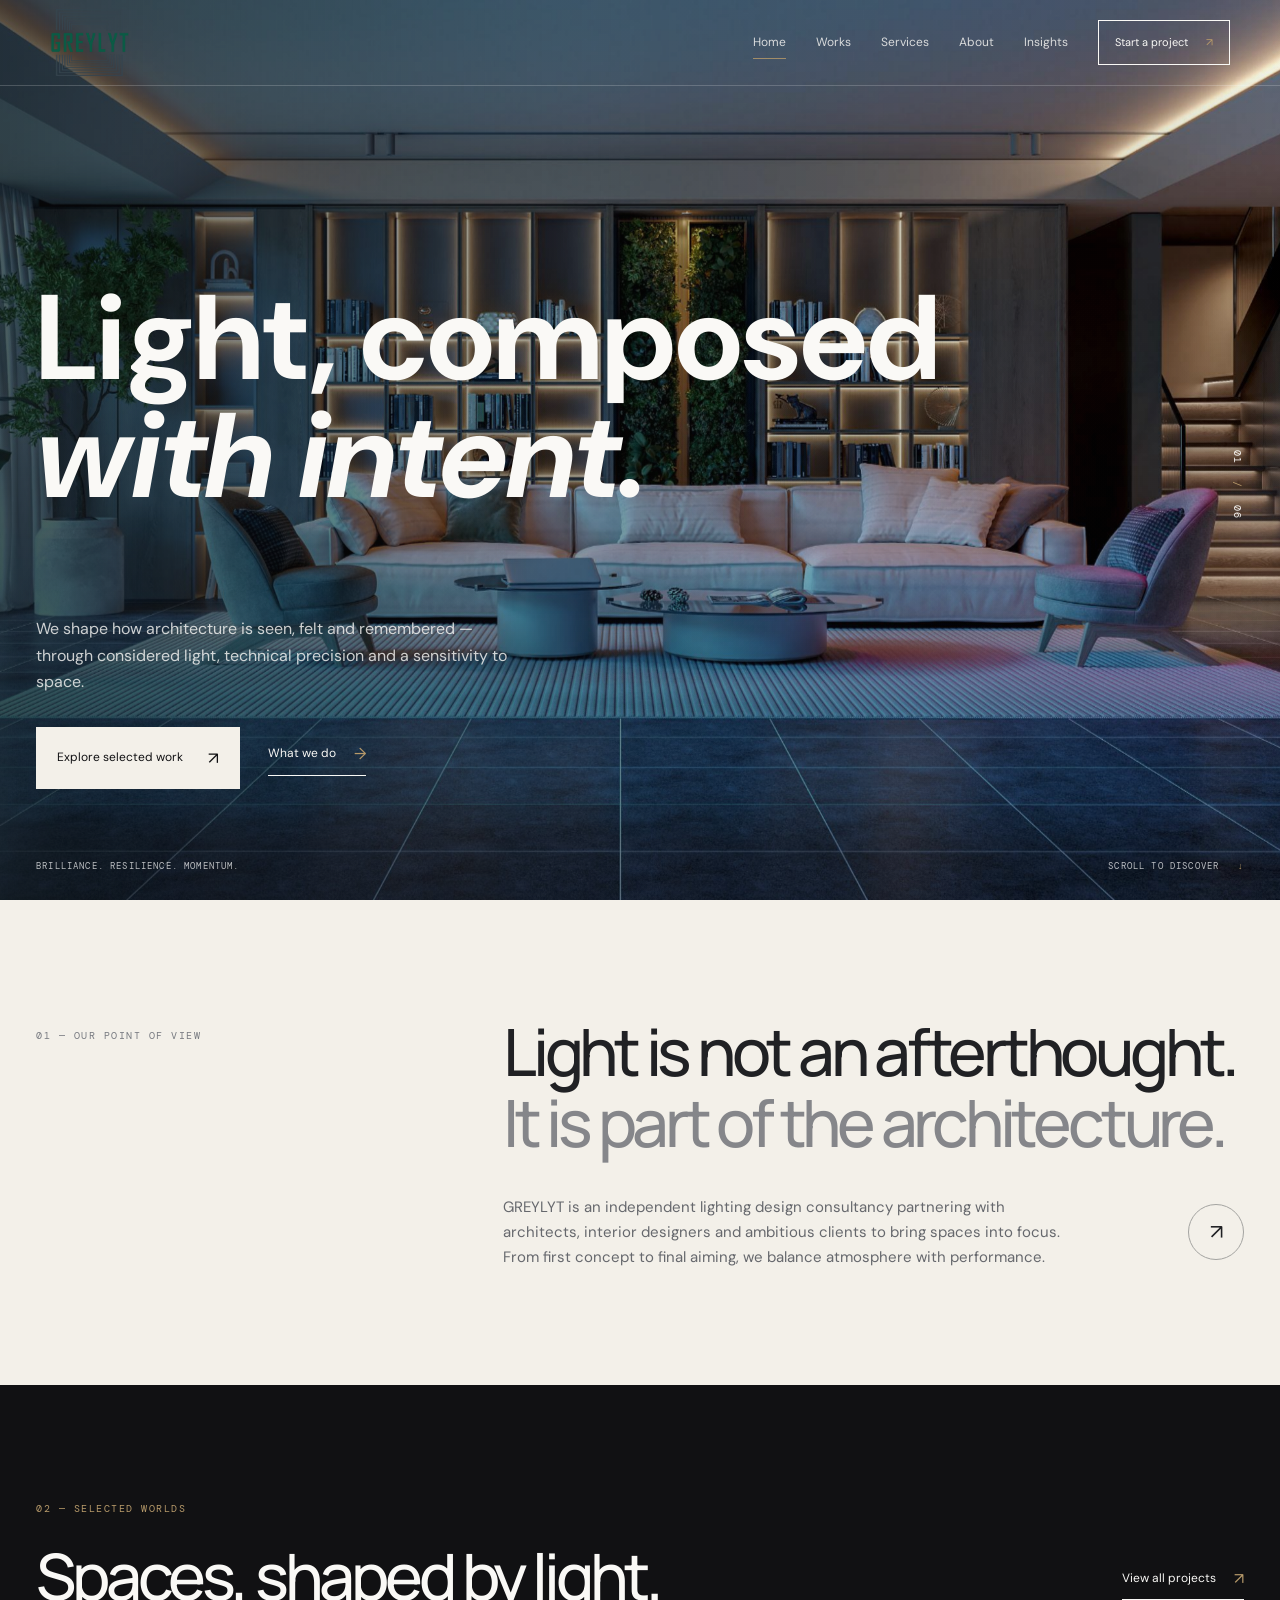
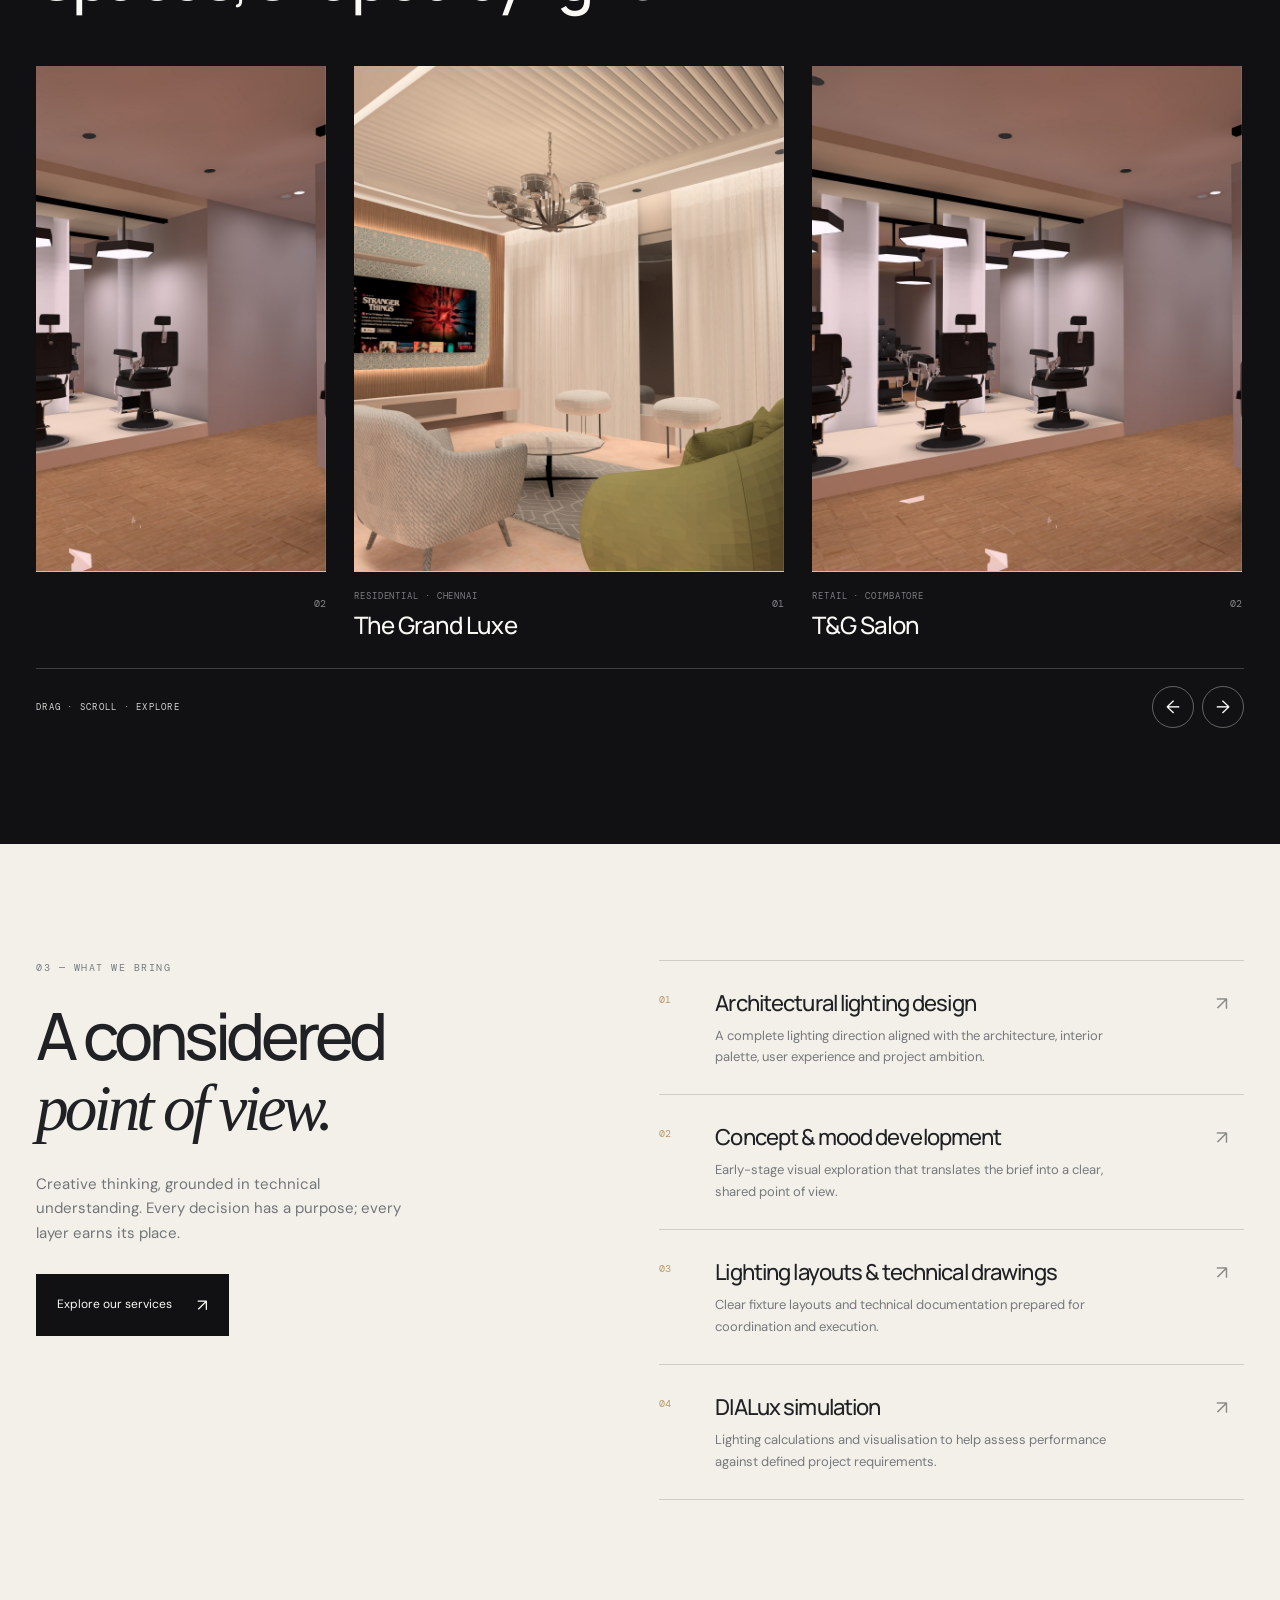
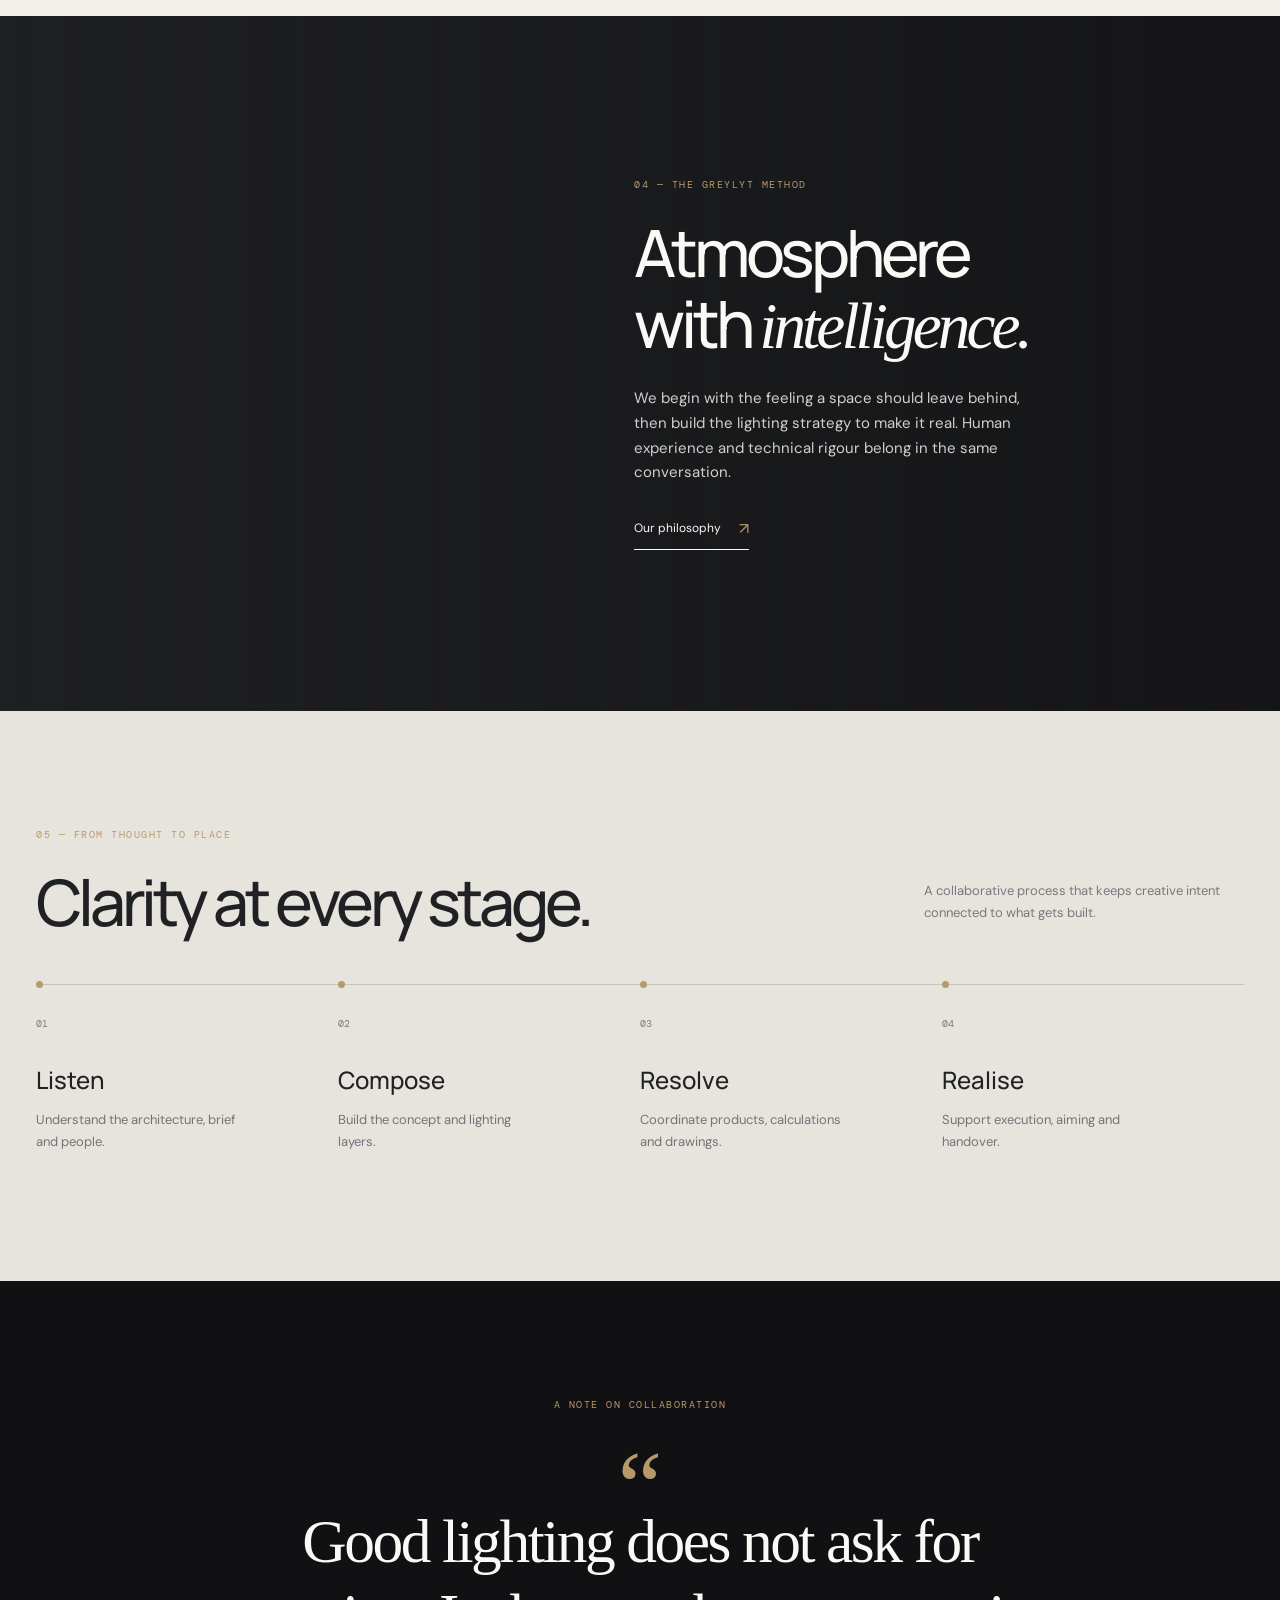
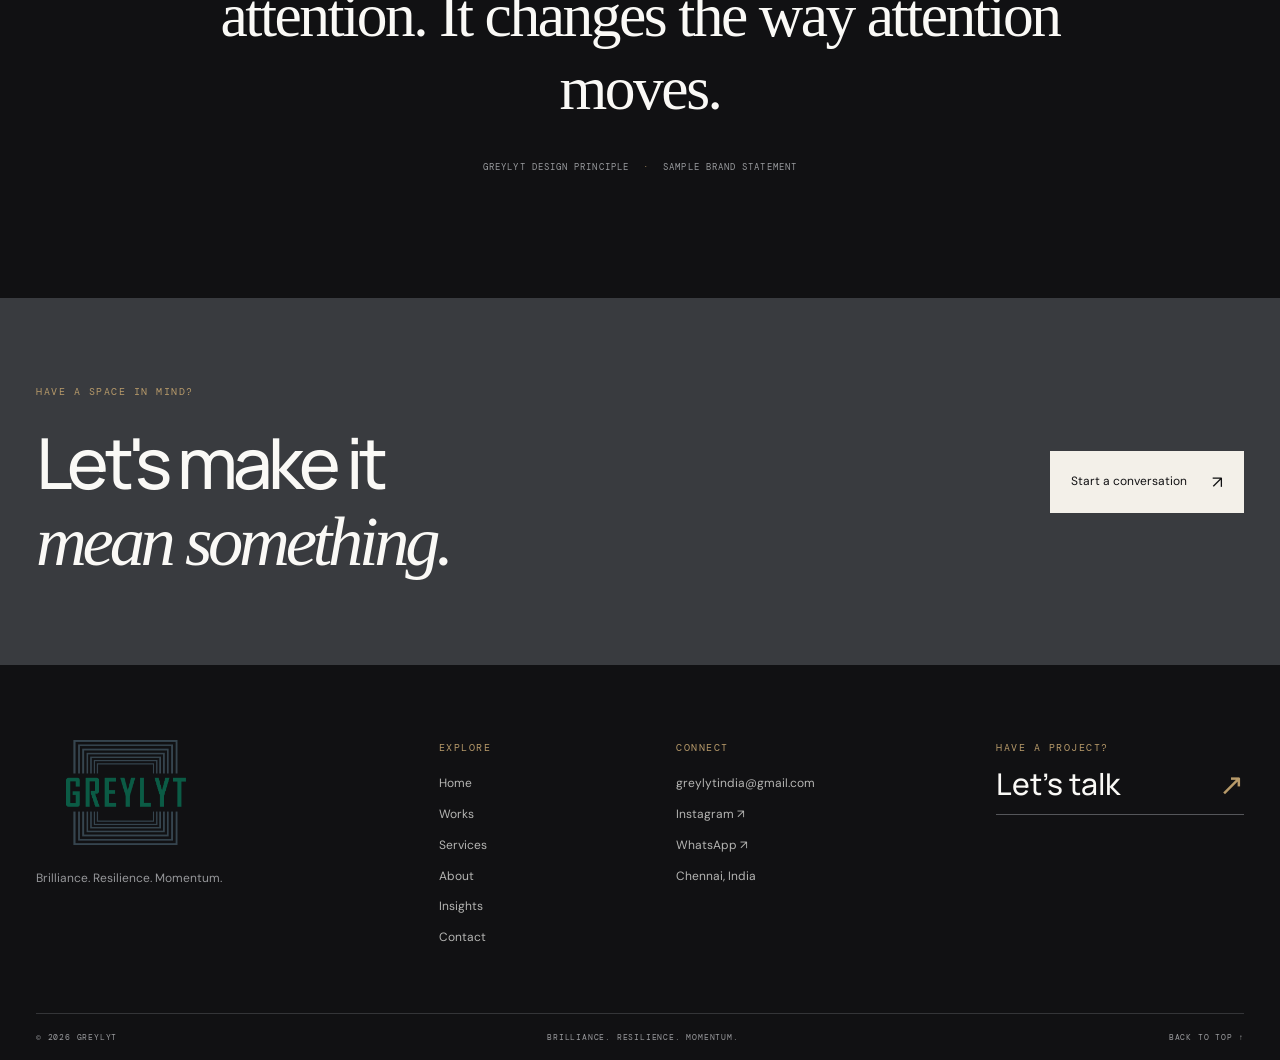
<file: index.html>
<!doctype html>
<html lang="en">
 <head>
  <meta charset="utf-8"/>
  <meta content="width=device-width, initial-scale=1" name="viewport"/>
  <meta content="#111113" name="theme-color"/>
  <meta content="GREYLYT is an architectural lighting design consultancy composing light with intent." name="description"/>
  <meta content="GREYLYT &mdash; Light, composed with intent" property="og:title"/>
  <meta content="Architectural lighting design and consultancy." property="og:description"/>
  <title>
   GREYLYT &mdash; Light, composed with intent
  </title>
  <link href="assets/favicon.svg" rel="icon" type="image/svg+xml"/>
  <link href="css/styles.css" rel="stylesheet"/>
  <script defer="" src="js/data.js">
  </script>
  <script defer="" src="js/main.js">
  </script>
 </head>
 <body data-page="home">
  <div id="site-header">
  </div>
  <main>
   <section class="hero hero-home">
    <div aria-label="Warm architectural interior with layered lighting" class="hero-image" role="img">
    </div>
    <div class="hero-shade">
    </div>
    <div class="hero-content wrap">
     <h1 class="reveal">
      Light, composed
      <br/>
      <em>
       with intent.
      </em>
     </h1>
     <p class="hero-copy reveal">
      We shape how architecture is seen, felt and remembered &mdash; through considered light, technical precision and a sensitivity to space.
     </p>
     <div class="hero-actions reveal">
      <a class="button button-light" href="works.html">
       Explore selected work
       <span>
        &nearrow;
       </span>
      </a>
      <a class="text-link light-link" href="services.html">
       What we do
       <span>
        &rarr;
       </span>
      </a>
     </div>
    </div>
    <div class="hero-bottom wrap">
     <span>
      BRILLIANCE. RESILIENCE. MOMENTUM.
     </span>
     <a class="scroll-cue" href="#intro">
      SCROLL TO DISCOVER
      <span>
       &darr;
      </span>
     </a>
    </div>
    <div class="hero-index">
     01
     <span>
      /
     </span>
     06
    </div>
   </section>
   <section class="intro-section section-pad" id="intro">
    <div class="wrap intro-grid">
     <p class="eyebrow reveal">
      01 &mdash; OUR POINT OF VIEW
     </p>
     <div>
      <h2 class="display reveal">
       Light is not an afterthought.
       <br/>
       <span>
        It is part of the architecture.
       </span>
      </h2>
      <div class="intro-bottom reveal">
       <p>
        GREYLYT is an independent lighting design consultancy partnering with architects, interior designers and ambitious clients to bring spaces into focus. From first concept to final aiming, we balance atmosphere with performance.
       </p>
       <a aria-label="Discover GREYLYT" class="circle-link" href="about.html">
        &nearrow;
       </a>
      </div>
     </div>
    </div>
   </section>
   <section class="feature-project section-pad dark-section">
    <div class="wrap">
     <div class="section-head reveal">
      <div>
       <p class="eyebrow">
        02 &mdash; SELECTED WORLDS
       </p>
       <h2 class="display">
        Spaces, shaped by light.
       </h2>
      </div>
      <a class="text-link" href="works.html">
       View all projects
       <span>
        &nearrow;
       </span>
      </a>
     </div>
     <div class="project-grid home-project-grid" id="home-projects">
     </div>
    </div>
   </section>
   <section class="services-preview section-pad">
    <div class="wrap service-layout">
     <div class="service-sticky">
      <p class="eyebrow reveal">
       03 &mdash; WHAT WE BRING
      </p>
      <h2 class="display reveal">
       A considered
       <br/>
       <em>
        point of view.
       </em>
      </h2>
      <p class="muted reveal">
       Creative thinking, grounded in technical understanding. Every decision has a purpose; every layer earns its place.
      </p>
      <a class="button button-dark reveal" href="services.html">
       Explore our services
       <span>
        &nearrow;
       </span>
      </a>
     </div>
     <div class="service-list" id="home-services">
     </div>
    </div>
   </section>
   <section class="manifesto section-pad">
    <div aria-label="Architectural corridor illuminated with warm linear light" class="manifesto-image" role="img">
    </div>
    <div class="manifesto-panel">
     <p class="eyebrow">
      04 &mdash; THE GREYLYT METHOD
     </p>
     <h2 class="display">
      Atmosphere
      <br/>
      with
      <em>
       intelligence.
      </em>
     </h2>
     <p>
      We begin with the feeling a space should leave behind, then build the lighting strategy to make it real. Human experience and technical rigour belong in the same conversation.
     </p>
     <a class="text-link" href="about.html">
      Our philosophy
      <span>
       &nearrow;
      </span>
     </a>
    </div>
   </section>
   <section class="process-section section-pad">
    <div class="wrap">
     <div class="section-head reveal">
      <div>
       <p class="eyebrow">
        05 &mdash; FROM THOUGHT TO PLACE
       </p>
       <h2 class="display">
        Clarity at every stage.
       </h2>
      </div>
      <p class="section-note">
       A collaborative process that keeps creative intent connected to what gets built.
      </p>
     </div>
     <div class="process-line" id="home-process">
     </div>
    </div>
   </section>
   <section class="quote-section section-pad dark-section">
    <div class="wrap quote-wrap">
     <p class="eyebrow">
      A NOTE ON COLLABORATION
     </p>
     <span class="quote-mark">
      &ldquo;
     </span>
     <blockquote>
      Good lighting does not ask for attention. It changes the way attention moves.
     </blockquote>
     <p class="quote-credit">
      GREYLYT DESIGN PRINCIPLE
      <span>
       &middot;
      </span>
      SAMPLE BRAND STATEMENT
     </p>
    </div>
   </section>
   <section class="cta-band">
    <div class="wrap cta-inner">
     <div>
      <p class="eyebrow">
       HAVE A SPACE IN MIND?
      </p>
      <h2 class="display">
       Let's make it
       <br/>
       <em>
        mean something.
       </em>
      </h2>
     </div>
     <a class="button button-light" href="contact.html">
      Start a conversation
      <span>
       &nearrow;
      </span>
     </a>
    </div>
   </section>
  </main>
  <div id="site-footer">
  </div>
 </body>
</html>
</file>
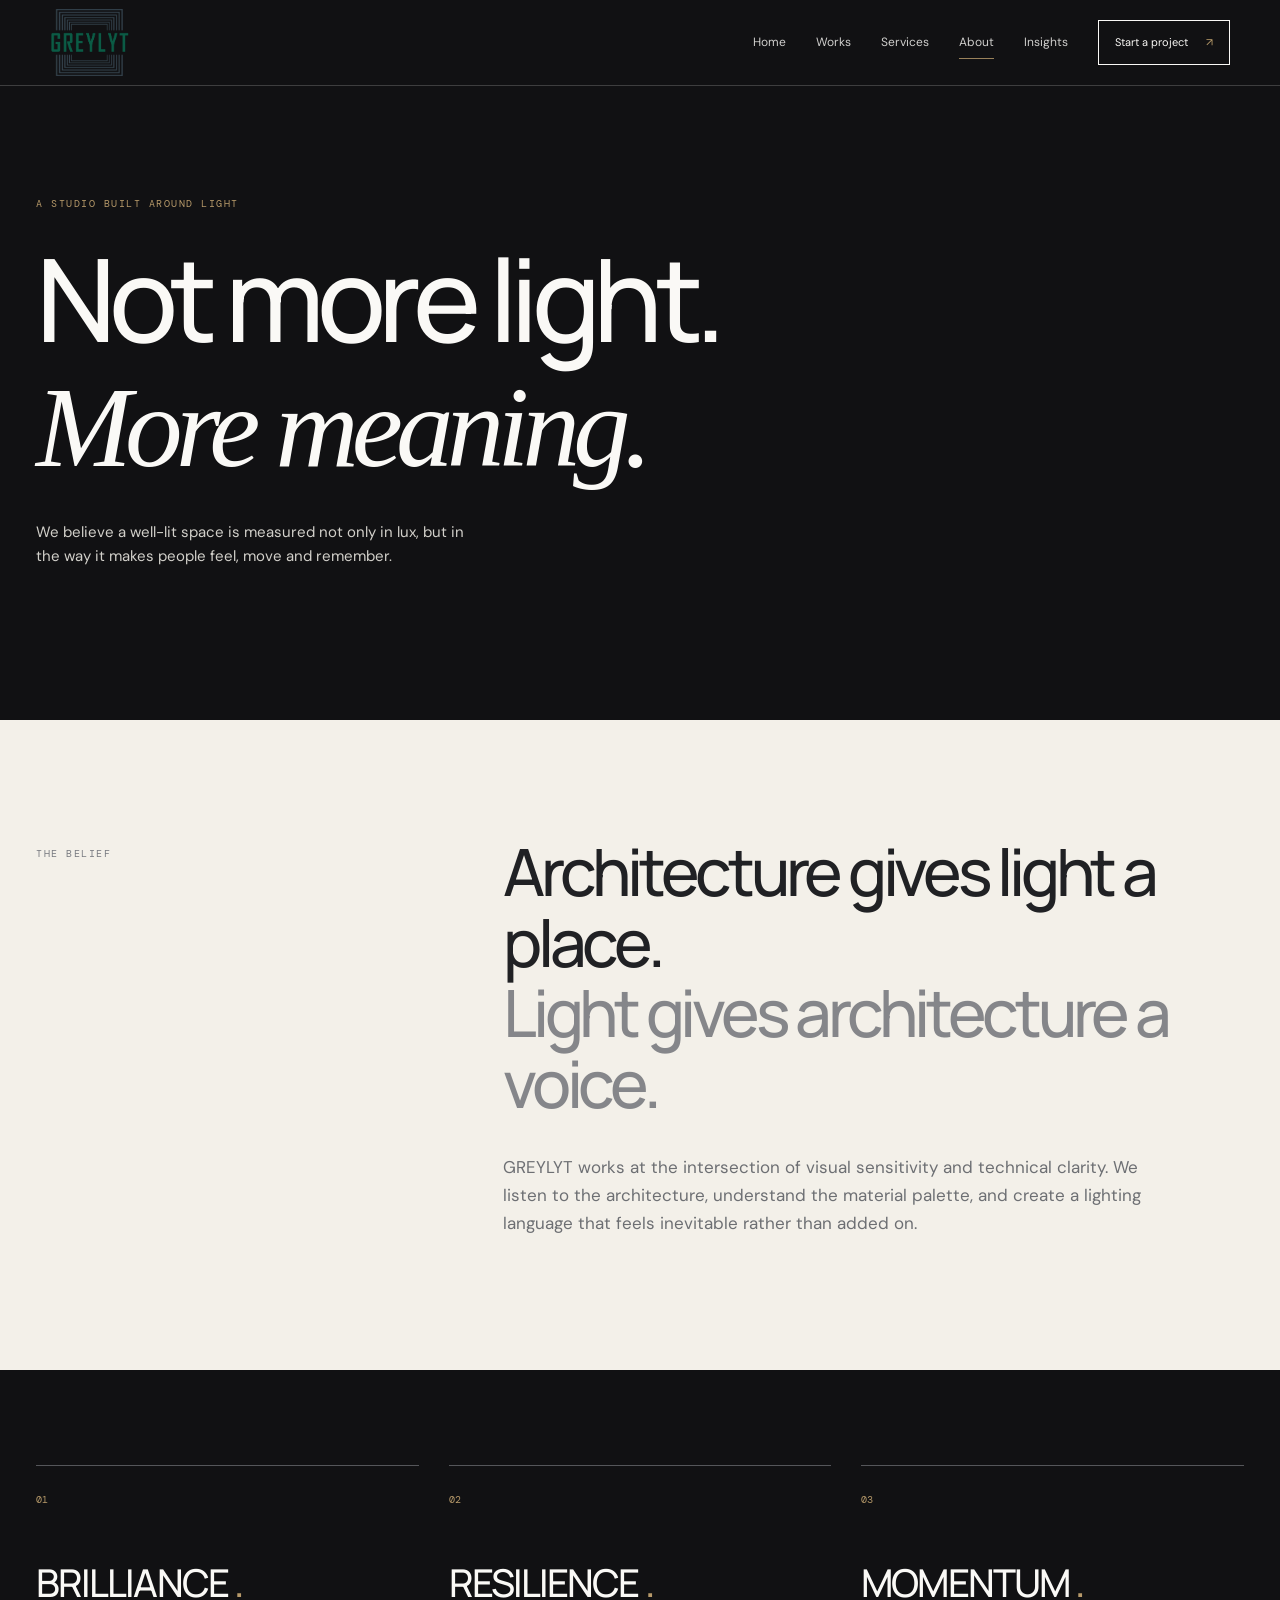
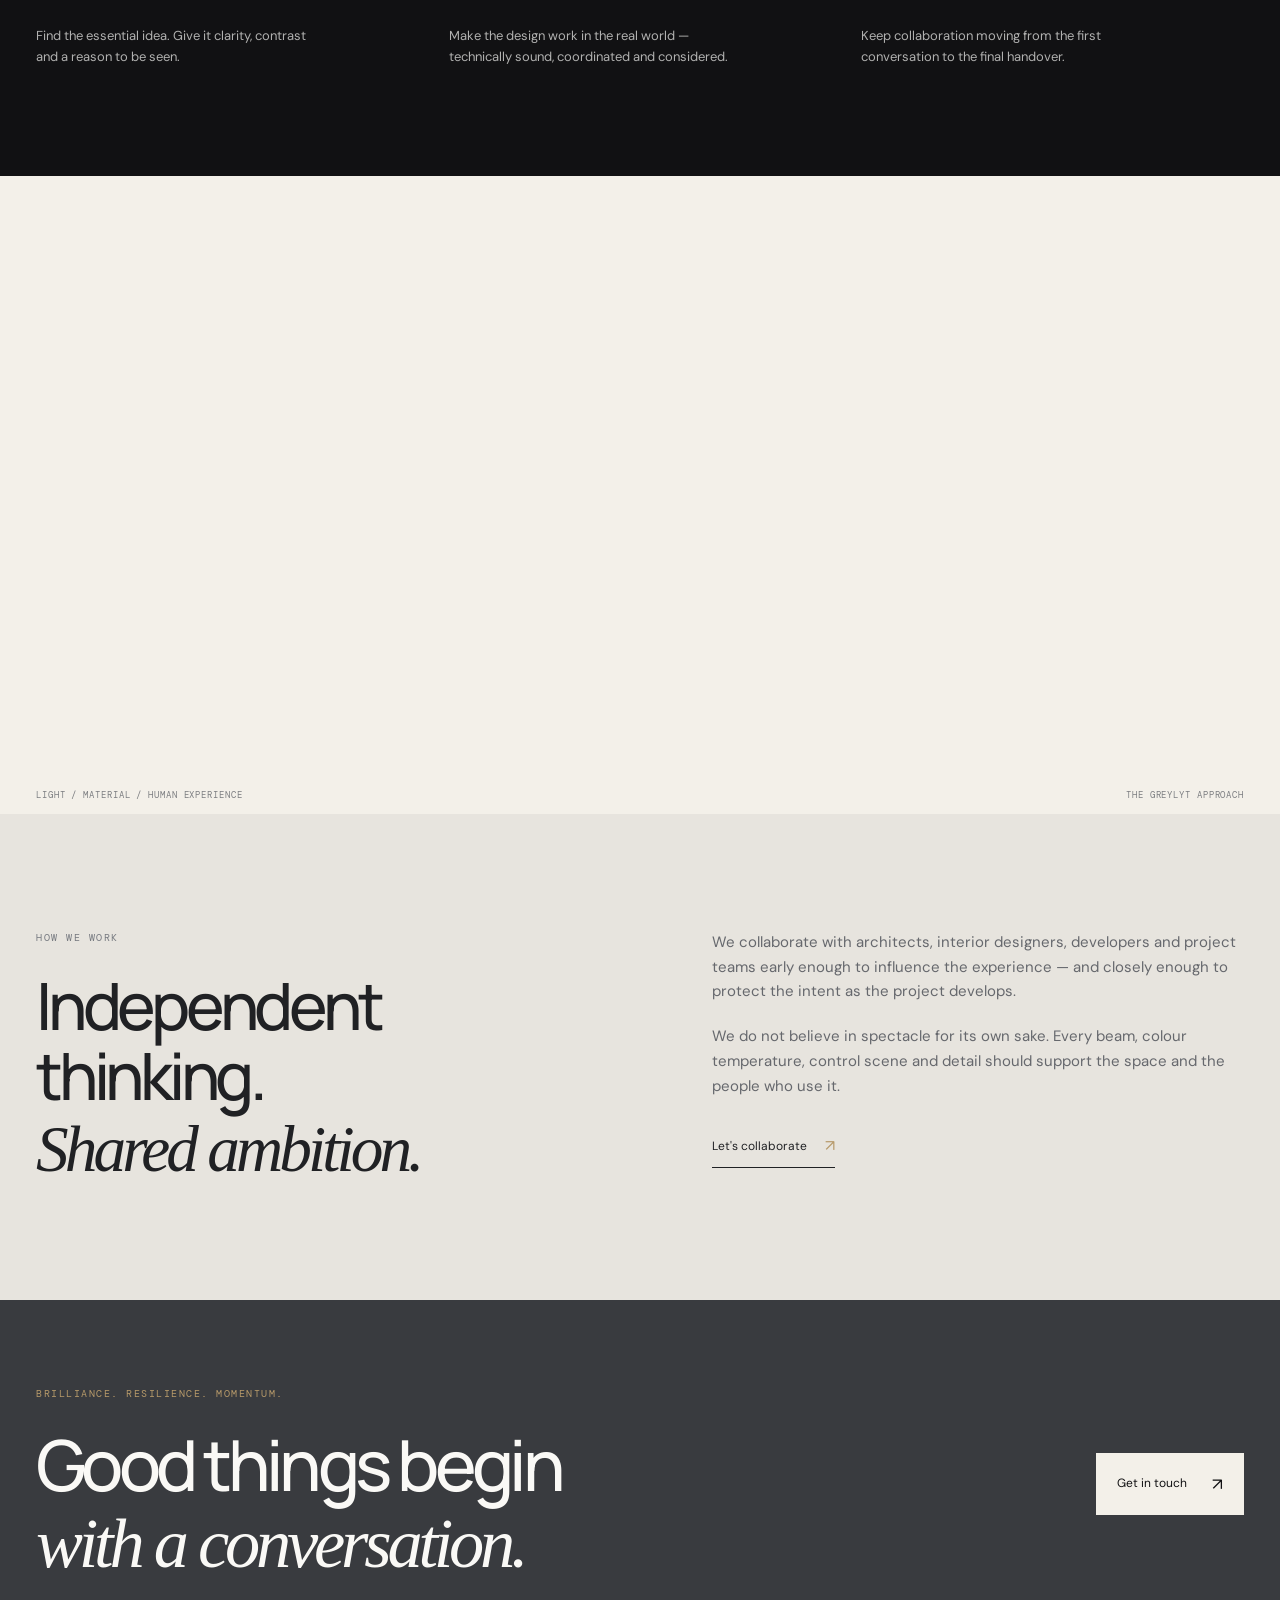
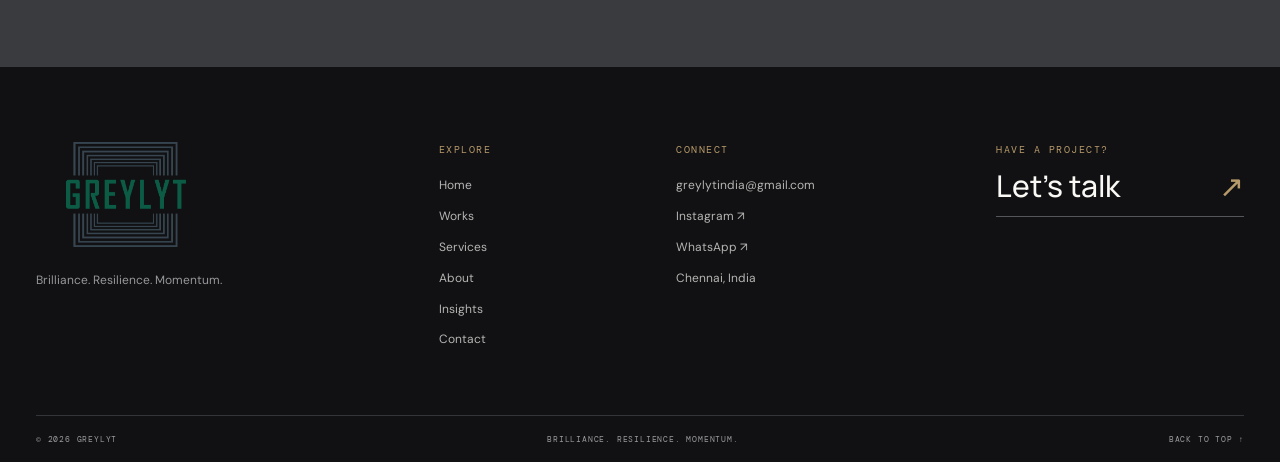
<file: about.html>
<!doctype html>
<html lang="en">
 <head>
  <meta charset="utf-8"/>
  <meta content="width=device-width, initial-scale=1" name="viewport"/>
  <meta content="Discover the GREYLYT philosophy: brilliance, resilience and momentum in architectural lighting." name="description"/>
  <title>
   About &mdash; GREYLYT
  </title>
  <link href="assets/favicon.svg" rel="icon" type="image/svg+xml"/>
  <link href="css/styles.css" rel="stylesheet"/>
  <script defer="" src="js/data.js">
  </script>
  <script defer="" src="js/main.js">
  </script>
 </head>
 <body data-page="about">
  <div id="site-header">
  </div>
  <main>
   <section class="about-hero">
    <div class="about-hero-image">
    </div>
    <div class="about-hero-content wrap">
     <p class="eyebrow reveal">
      A STUDIO BUILT AROUND LIGHT
     </p>
     <h1 class="display reveal">
      Not more light.
      <br/>
      <em>
       More meaning.
      </em>
     </h1>
     <p class="reveal">
      We believe a well-lit space is measured not only in lux, but in the way it makes people feel, move and remember.
     </p>
    </div>
   </section>
   <section class="section-pad philosophy-section">
    <div class="wrap philosophy-grid">
     <p class="eyebrow reveal">
      THE BELIEF
     </p>
     <div>
      <h2 class="display reveal">
       Architecture gives light a place.
       <br/>
       <span>
        Light gives architecture a voice.
       </span>
      </h2>
      <p class="body-large reveal">
       GREYLYT works at the intersection of visual sensitivity and technical clarity. We listen to the architecture, understand the material palette, and create a lighting language that feels inevitable rather than added on.
      </p>
     </div>
    </div>
   </section>
   <section class="brm-section">
    <div class="wrap brm-grid">
     <article class="brm-item">
      <span>
       01
      </span>
      <h2>
       BRILLIANCE
       <span>
        .
       </span>
      </h2>
      <p>
       Find the essential idea. Give it clarity, contrast and a reason to be seen.
      </p>
     </article>
     <article class="brm-item">
      <span>
       02
      </span>
      <h2>
       RESILIENCE
       <span>
        .
       </span>
      </h2>
      <p>
       Make the design work in the real world &mdash; technically sound, coordinated and considered.
      </p>
     </article>
     <article class="brm-item">
      <span>
       03
      </span>
      <h2>
       MOMENTUM
       <span>
        .
       </span>
      </h2>
      <p>
       Keep collaboration moving from the first conversation to the final handover.
      </p>
     </article>
    </div>
   </section>
   <section class="about-image-section">
    <div class="about-image-large">
    </div>
    <div class="about-image-caption">
     <span>
      LIGHT / MATERIAL / HUMAN EXPERIENCE
     </span>
     <span>
      THE GREYLYT APPROACH
     </span>
    </div>
   </section>
   <section class="section-pad collaboration-section">
    <div class="wrap collab-grid">
     <div>
      <p class="eyebrow">
       HOW WE WORK
      </p>
      <h2 class="display">
       Independent thinking.
       <br/>
       <em>
        Shared ambition.
       </em>
      </h2>
     </div>
     <div>
      <p>
       We collaborate with architects, interior designers, developers and project teams early enough to influence the experience &mdash; and closely enough to protect the intent as the project develops.
      </p>
      <p>
       We do not believe in spectacle for its own sake. Every beam, colour temperature, control scene and detail should support the space and the people who use it.
      </p>
      <a class="text-link" href="contact.html">
       Let's collaborate
       <span>
        &nearrow;
       </span>
      </a>
     </div>
    </div>
   </section>
   <section class="cta-band">
    <div class="wrap cta-inner">
     <div>
      <p class="eyebrow">
       BRILLIANCE. RESILIENCE. MOMENTUM.
      </p>
      <h2 class="display">
       Good things begin
       <br/>
       <em>
        with a conversation.
       </em>
      </h2>
     </div>
     <a class="button button-light" href="contact.html">
      Get in touch
      <span>
       &nearrow;
      </span>
     </a>
    </div>
   </section>
  </main>
  <div id="site-footer">
  </div>
 </body>
</html>
</file>
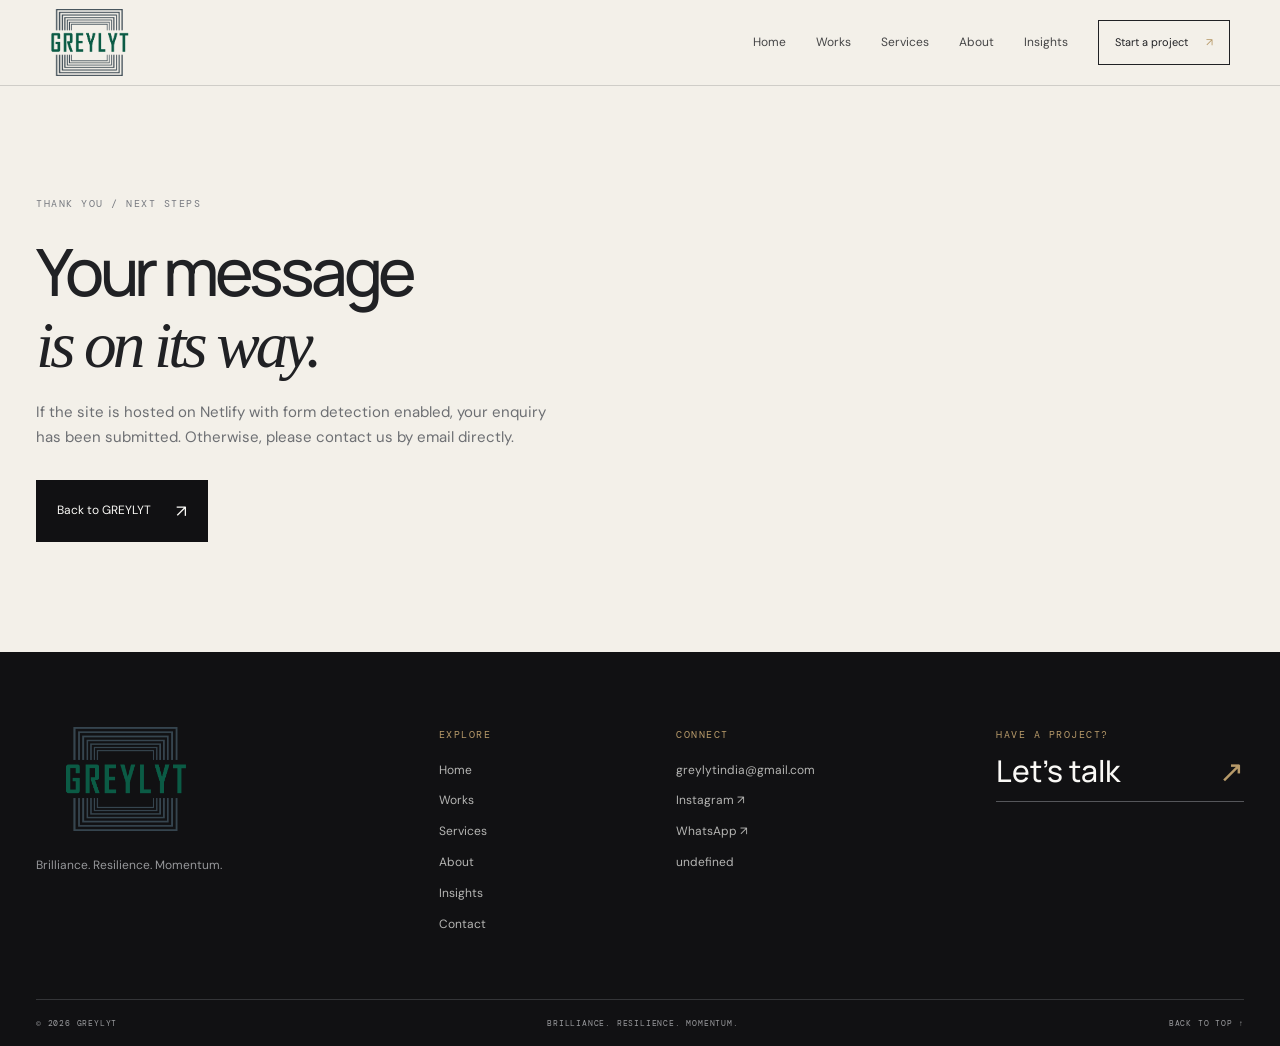
<file: contact-success.html>
<!doctype html>
<html lang="en">
 <head>
  <meta charset="utf-8"/>
  <meta content="width=device-width, initial-scale=1" name="viewport"/>
  <meta content="noindex" name="robots"/>
  <meta content="width=device-width, initial-scale=1" name="viewport"/>
  <title>
   Enquiry received &mdash; GREYLYT
  </title>
  <link href="css/styles.css" rel="stylesheet"/>
  <script defer="" src="js/main.js">
  </script>
 </head>
 <body data-page="success">
  <div id="site-header">
  </div>
  <main class="success-page">
   <div class="wrap">
    <p class="eyebrow">
     THANK YOU / NEXT STEPS
    </p>
    <h1 class="display">
     Your message
     <br/>
     <em>
      is on its way.
     </em>
    </h1>
    <p>
     If the site is hosted on Netlify with form detection enabled, your enquiry has been submitted. Otherwise, please contact us by email directly.
    </p>
    <a class="button button-dark" href="index.html">
     Back to GREYLYT
     <span>
      &nearrow;
     </span>
    </a>
   </div>
  </main>
  <div id="site-footer">
  </div>
 </body>
</html>
</file>
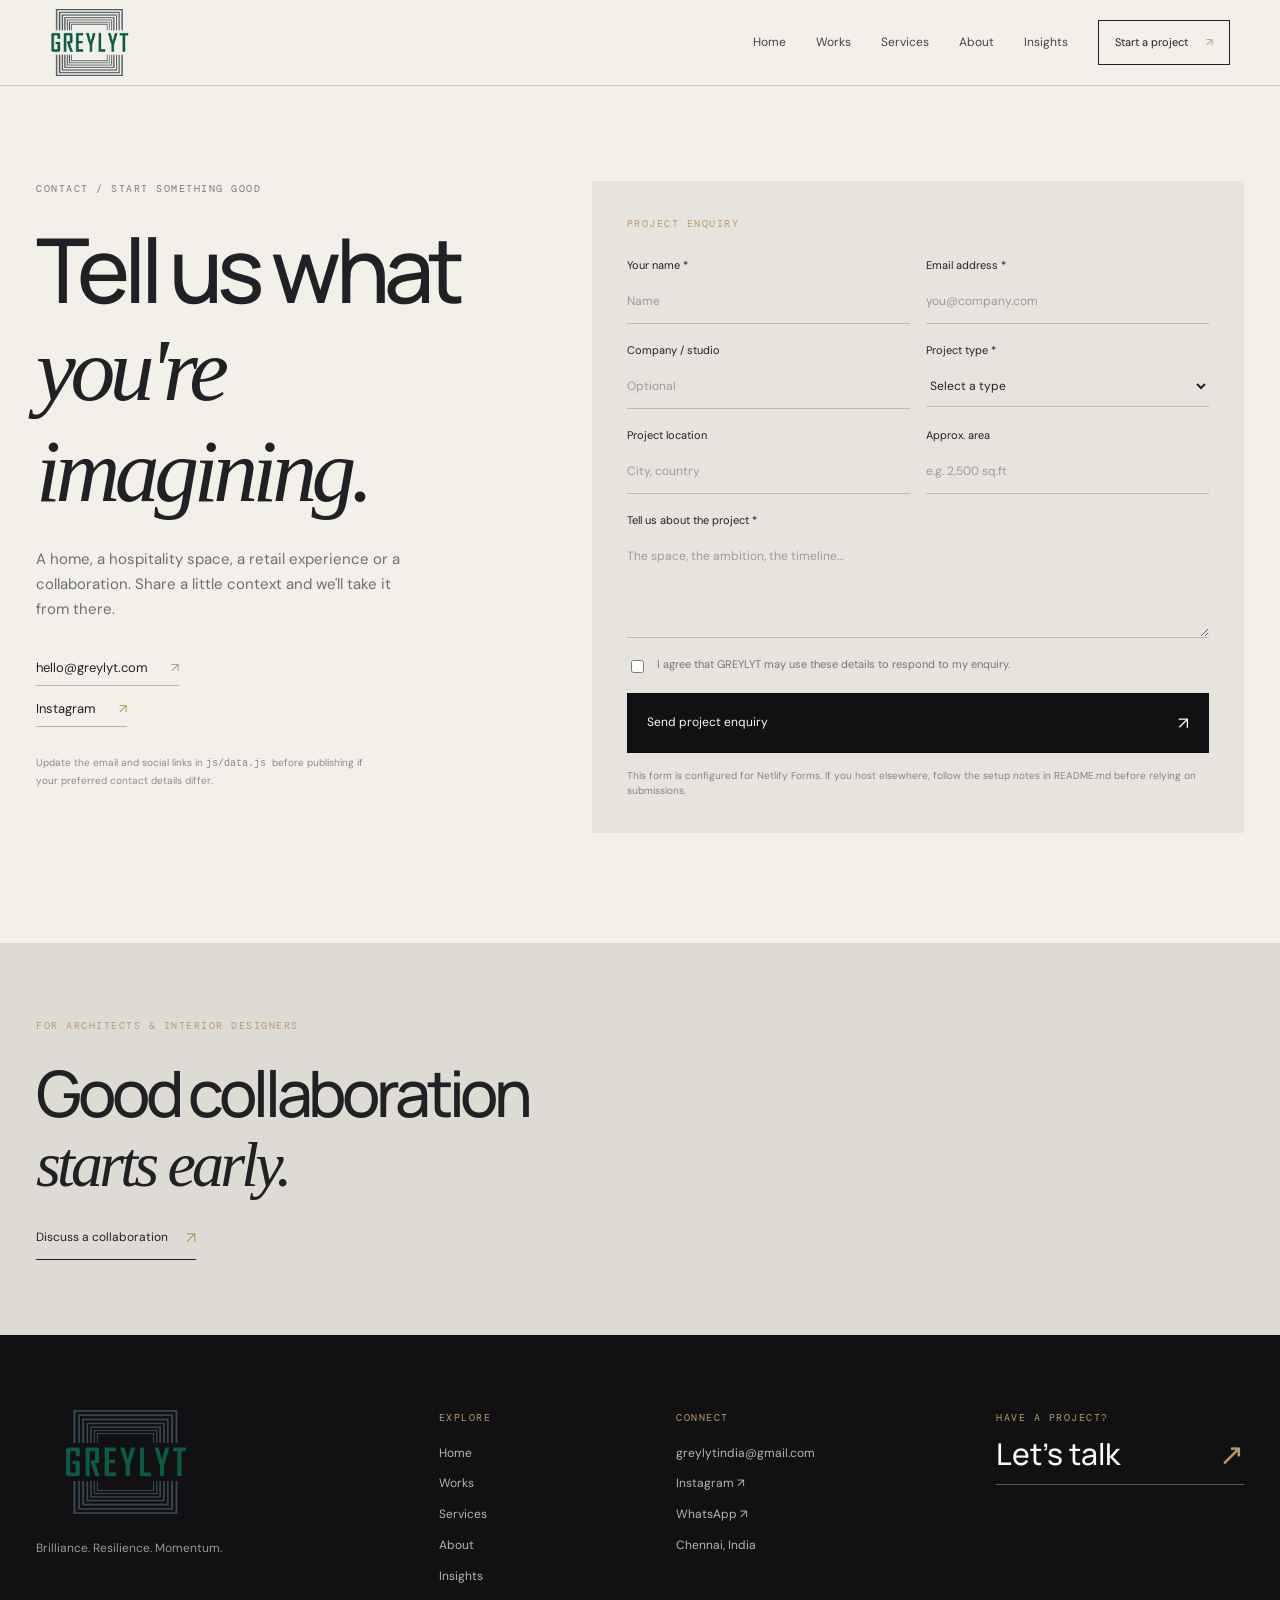
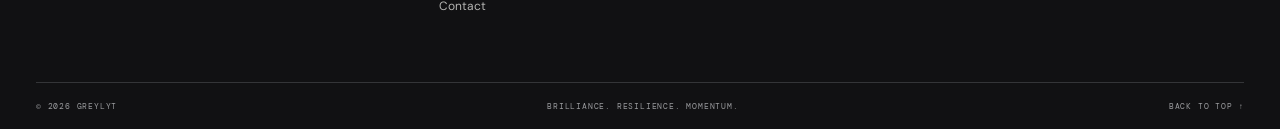
<file: contact.html>
<!doctype html>
<html lang="en">
 <head>
  <meta charset="utf-8"/>
  <meta content="width=device-width, initial-scale=1" name="viewport"/>
  <meta content="Start a conversation with GREYLYT about architectural lighting design and consultancy." name="description"/>
  <title>
   Start a Project &mdash; GREYLYT
  </title>
  <link href="assets/favicon.svg" rel="icon" type="image/svg+xml"/>
  <link href="css/styles.css" rel="stylesheet"/>
  <script defer="" src="js/data.js">
  </script>
  <script defer="" src="js/main.js">
  </script>
 </head>
 <body data-page="contact">
  <div id="site-header">
  </div>
  <main>
   <section class="contact-hero">
    <div class="wrap contact-hero-grid">
     <div>
      <p class="eyebrow reveal">
       CONTACT / START SOMETHING GOOD
      </p>
      <h1 class="display reveal">
       Tell us what
       <br/>
       <em>
        you're imagining.
       </em>
      </h1>
      <p class="contact-lead reveal">
       A home, a hospitality space, a retail experience or a collaboration. Share a little context and we'll take it from there.
      </p>
      <div class="contact-direct reveal">
       <a href="mailto:hello@greylyt.com">
        hello@greylyt.com
        <span>
         &nearrow;
        </span>
       </a>
       <a href="https://www.instagram.com/greylyt/" rel="noreferrer" target="_blank">
        Instagram
        <span>
         &nearrow;
        </span>
       </a>
      </div>
      <p class="placeholder-note">
       Update the email and social links in
       <code>
        js/data.js
       </code>
       before publishing if your preferred contact details differ.
      </p>
     </div>
     <div class="form-panel reveal">
      <p class="eyebrow">
       PROJECT ENQUIRY
      </p>
      <form action="contact-success.html" data-netlify="true" id="enquiry-form" method="POST" name="project-enquiry" netlify-honeypot="bot-field">
       <input name="form-name" type="hidden" value="project-enquiry"/>
       <p class="hidden-field">
        <label>
         Don't fill this out:
         <input name="bot-field"/>
        </label>
       </p>
       <div class="form-row">
        <label>
         Your name *
         <input autocomplete="name" name="name" placeholder="Name" required=""/>
        </label>
        <label>
         Email address *
         <input autocomplete="email" name="email" placeholder="you@company.com" required="" type="email"/>
        </label>
       </div>
       <div class="form-row">
        <label>
         Company / studio
         <input autocomplete="organization" name="company" placeholder="Optional"/>
        </label>
        <label>
         Project type *
         <select name="projectType" required="">
          <option disabled="" selected="" value="">
           Select a type
          </option>
          <option>
           Residential
          </option>
          <option>
           Hospitality
          </option>
          <option>
           Retail
          </option>
          <option>
           Commercial
          </option>
          <option>
           Experience space
          </option>
          <option>
           Other / collaboration
          </option>
         </select>
        </label>
       </div>
       <div class="form-row">
        <label>
         Project location
         <input name="location" placeholder="City, country"/>
        </label>
        <label>
         Approx. area
         <input name="area" placeholder="e.g. 2,500 sq.ft"/>
        </label>
       </div>
       <label>
        Tell us about the project *
        <textarea name="message" placeholder="The space, the ambition, the timeline&hellip;" required="" rows="4"></textarea>
       </label>
       <label class="consent">
        <input name="consent" required="" type="checkbox"/>
        <span>
         I agree that GREYLYT may use these details to respond to my enquiry.
        </span>
       </label>
       <button class="button button-dark form-submit" type="submit">
        Send project enquiry
        <span>
         &nearrow;
        </span>
       </button>
       <p class="form-footnote">
        This form is configured for Netlify Forms. If you host elsewhere, follow the setup notes in README.md before relying on submissions.
       </p>
      </form>
     </div>
    </div>
   </section>
   <section class="collab-band">
    <div class="wrap collab-band-inner">
     <p class="eyebrow">
      FOR ARCHITECTS &amp; INTERIOR DESIGNERS
     </p>
     <h2 class="display">
      Good collaboration
      <br/>
      <em>
       starts early.
      </em>
     </h2>
     <a class="text-link" href="mailto:hello@greylyt.com?subject=GREYLYT%20Collaboration">
      Discuss a collaboration
      <span>
       &nearrow;
      </span>
     </a>
    </div>
   </section>
  </main>
  <div id="site-footer">
  </div>
 </body>
</html>
</file>
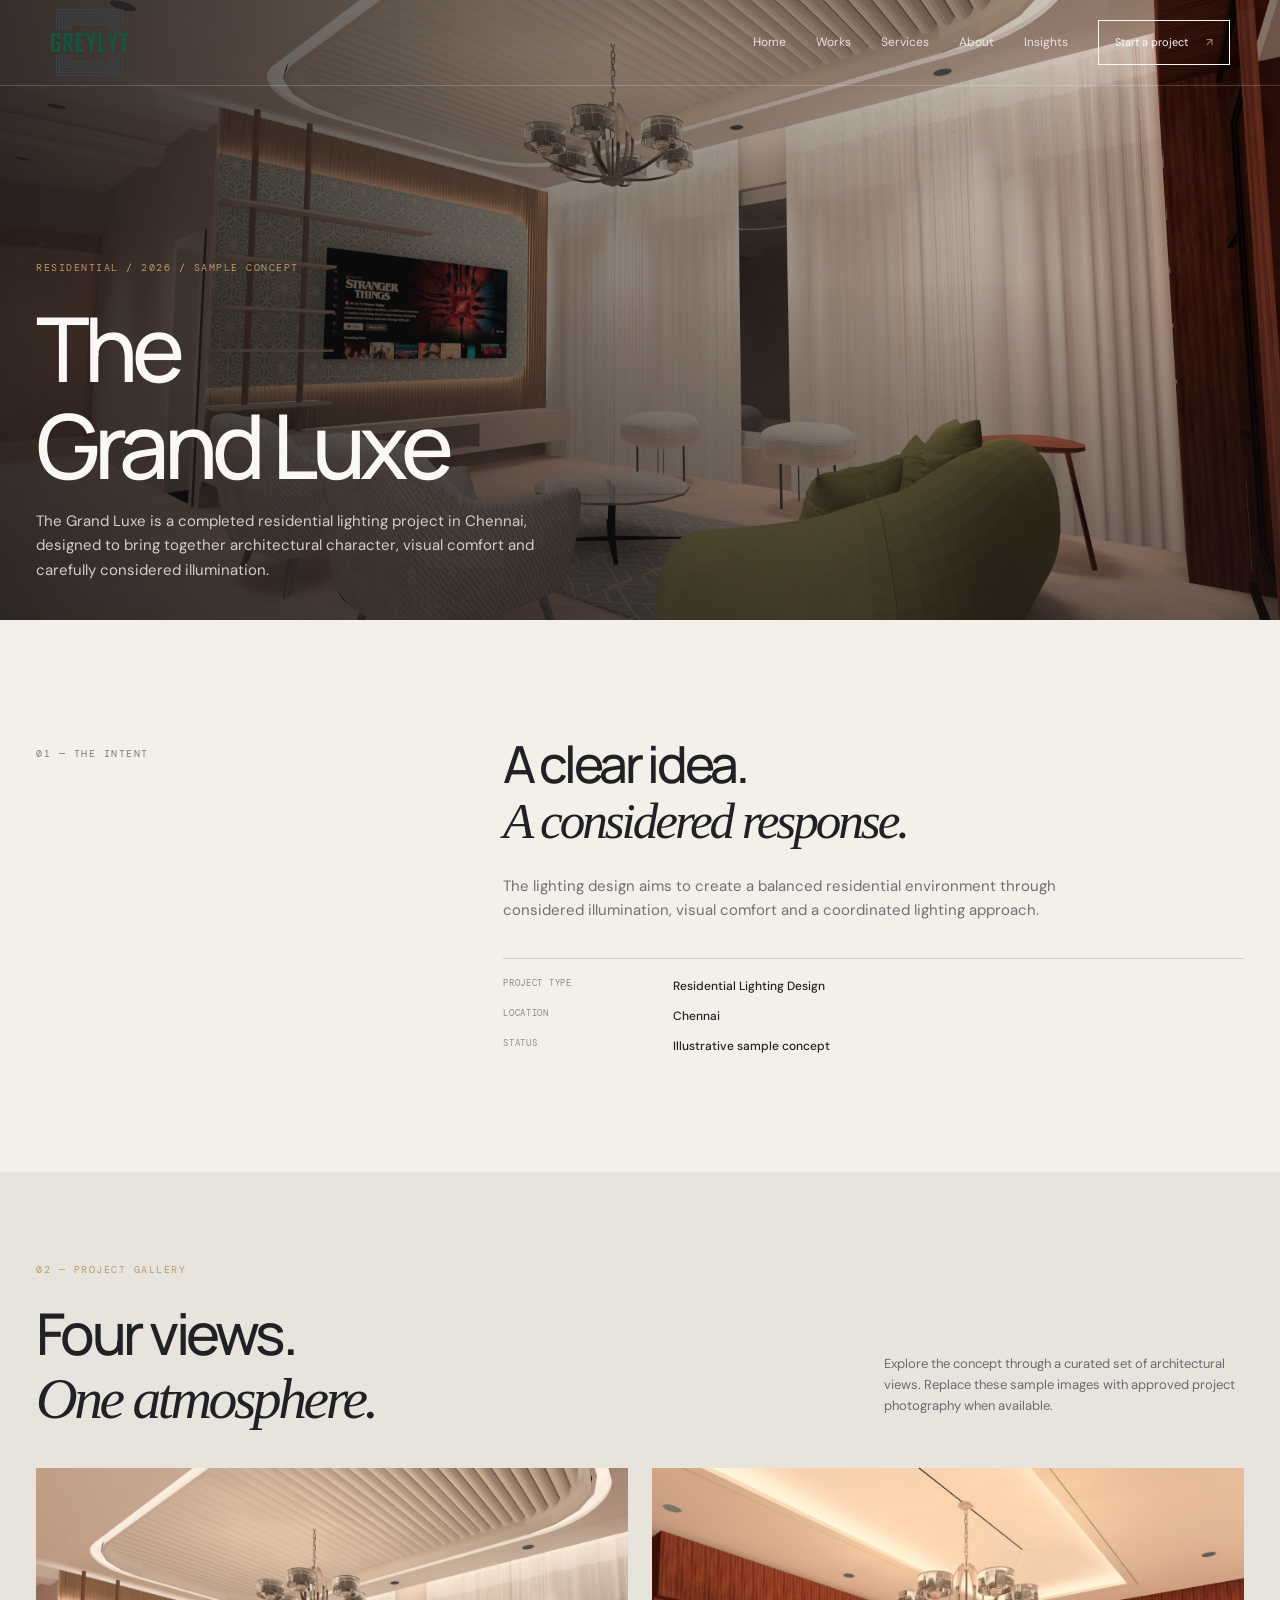
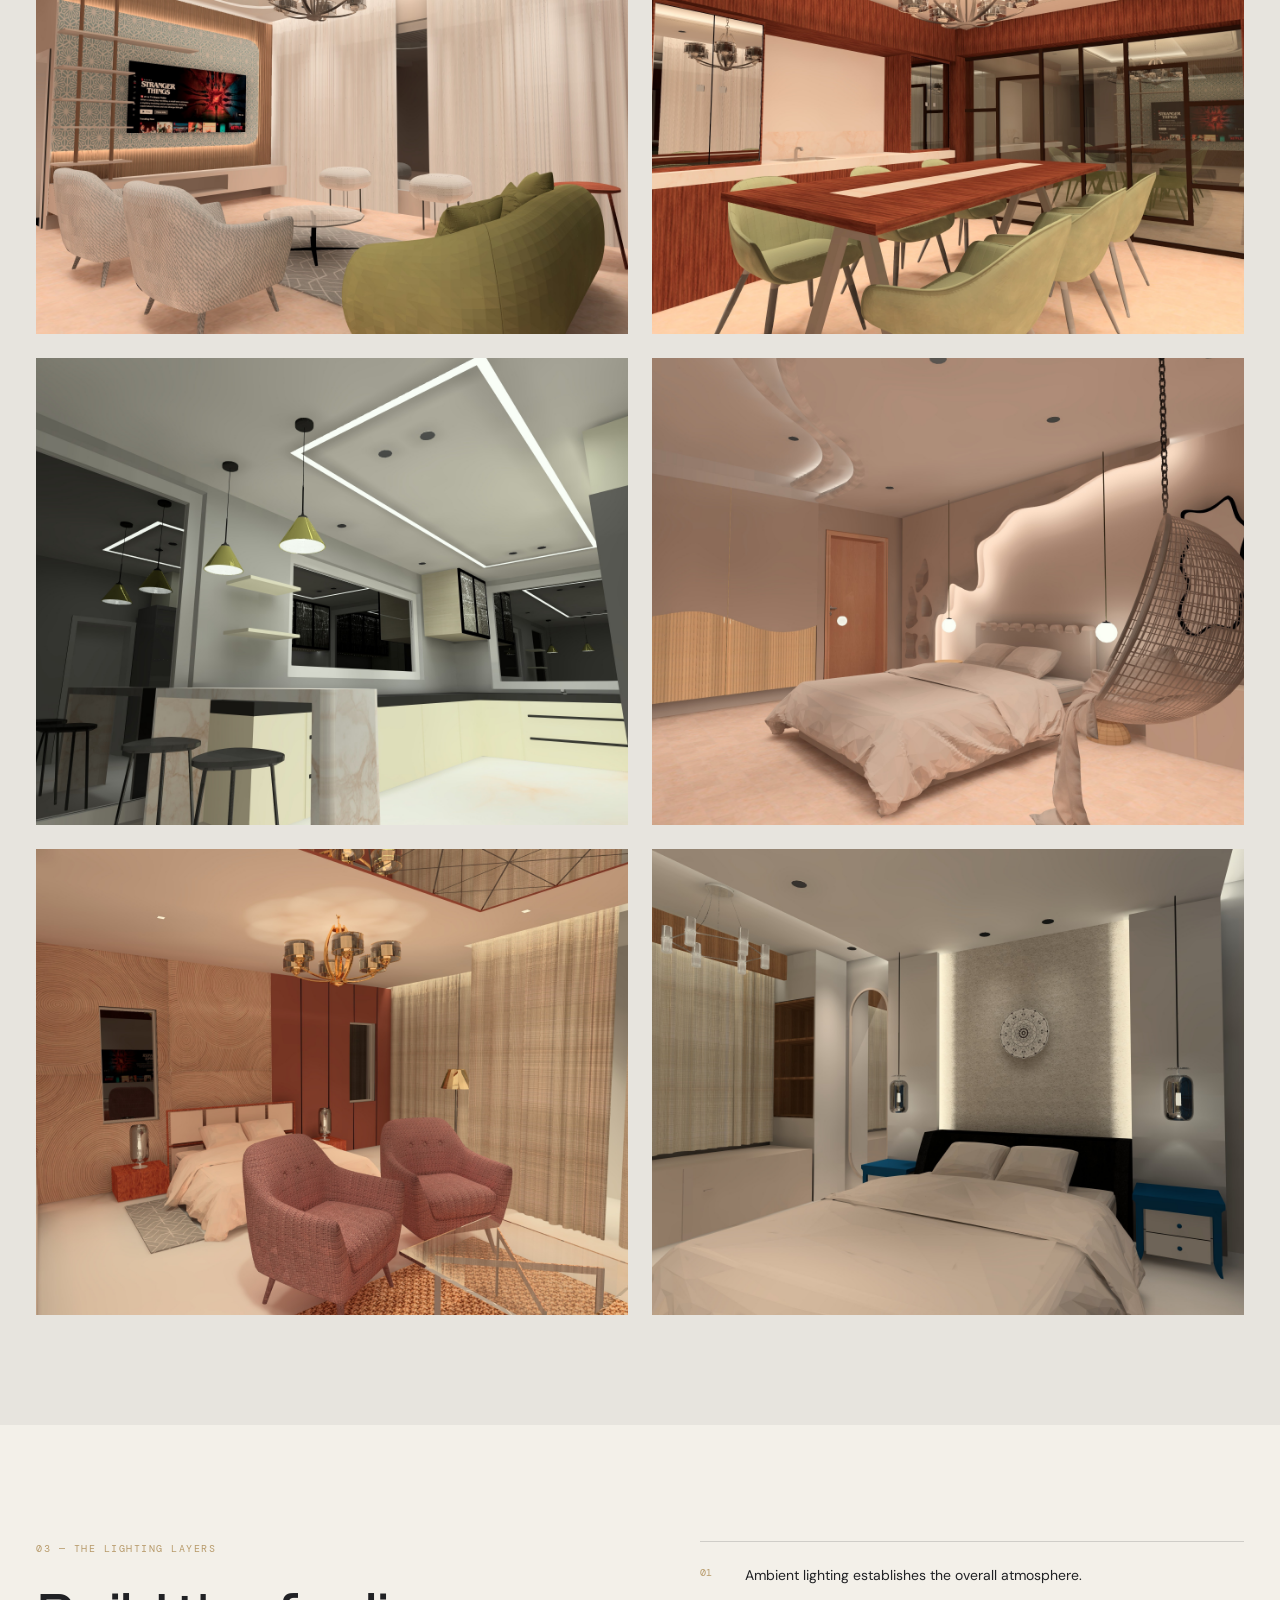
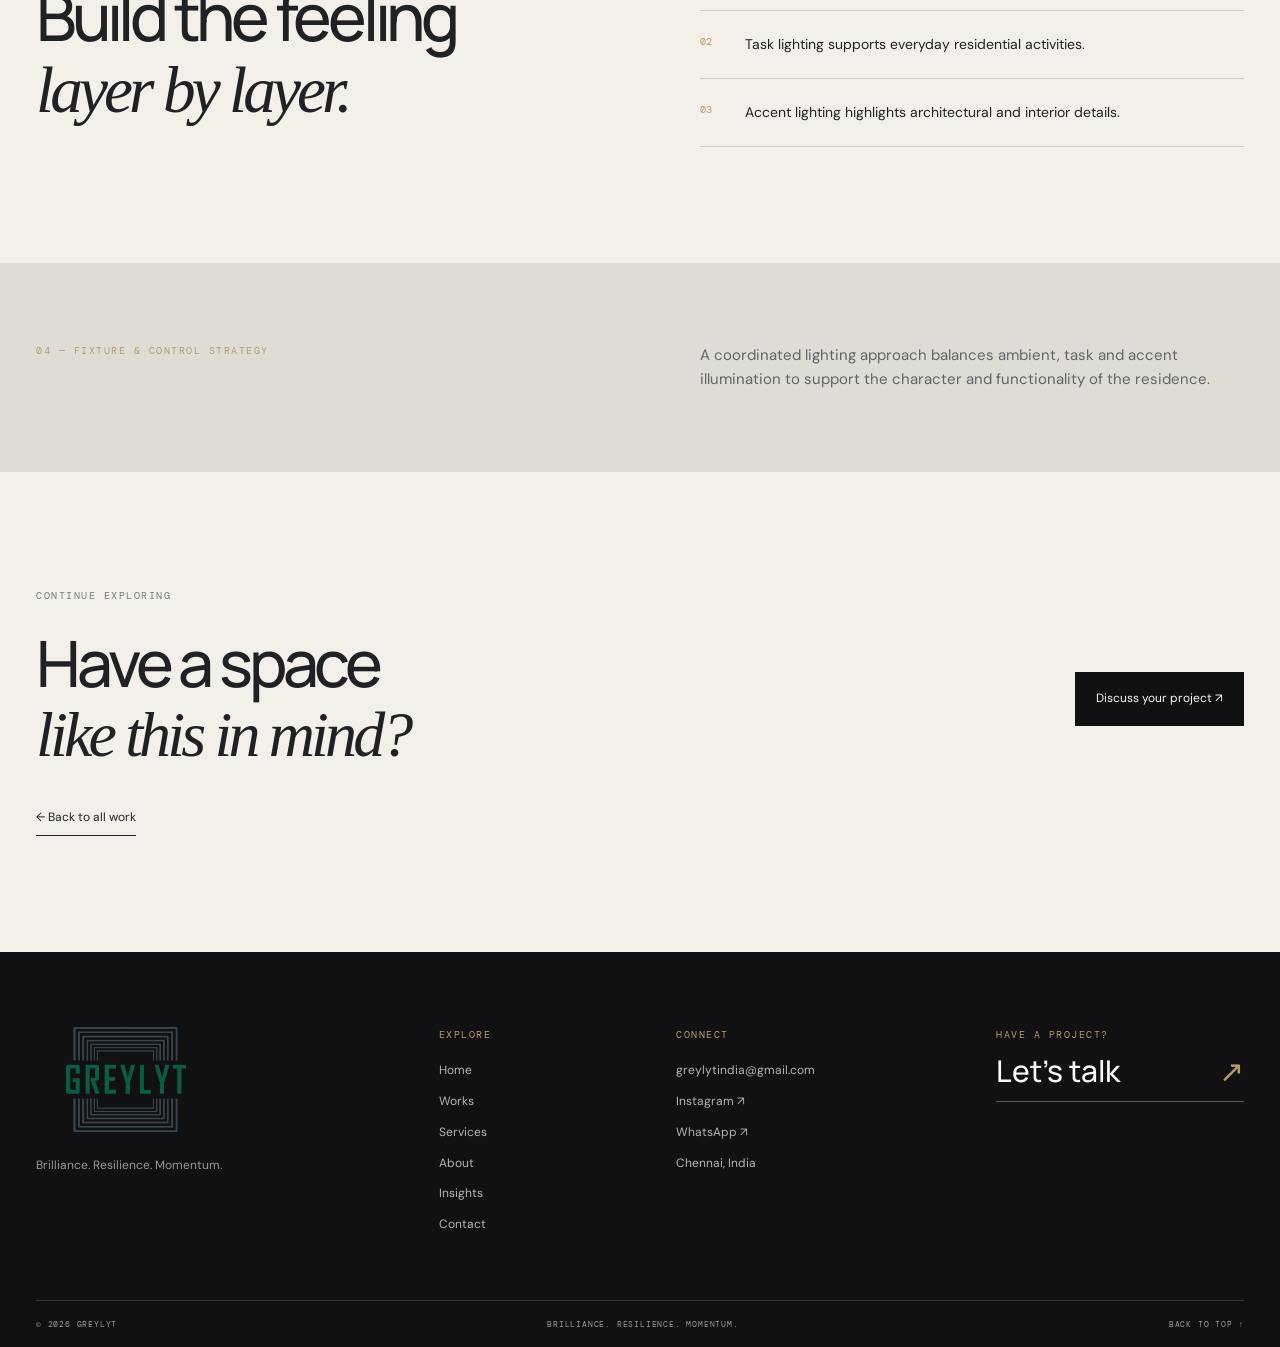
<file: project.html>
<!doctype html>
<html lang="en">
 <head>
  <meta charset="utf-8"/>
  <meta content="width=device-width, initial-scale=1" name="viewport"/>
  <meta content="A GREYLYT sample architectural lighting project concept." name="description"/>
  <title>
   Project &mdash; GREYLYT
  </title>
  <link href="css/styles.css" rel="stylesheet"/>
  <link href="assets/favicon.svg" rel="icon" type="image/svg+xml"/>
  <script defer="" src="js/data.js">
  </script>
  <script defer="" src="js/main.js">
  </script>
 </head>
 <body data-page="project">
  <div id="site-header">
  </div>
  <main id="project-detail">
  </main>
  <div id="site-footer">
  </div>
 </body>
</html>
</file>
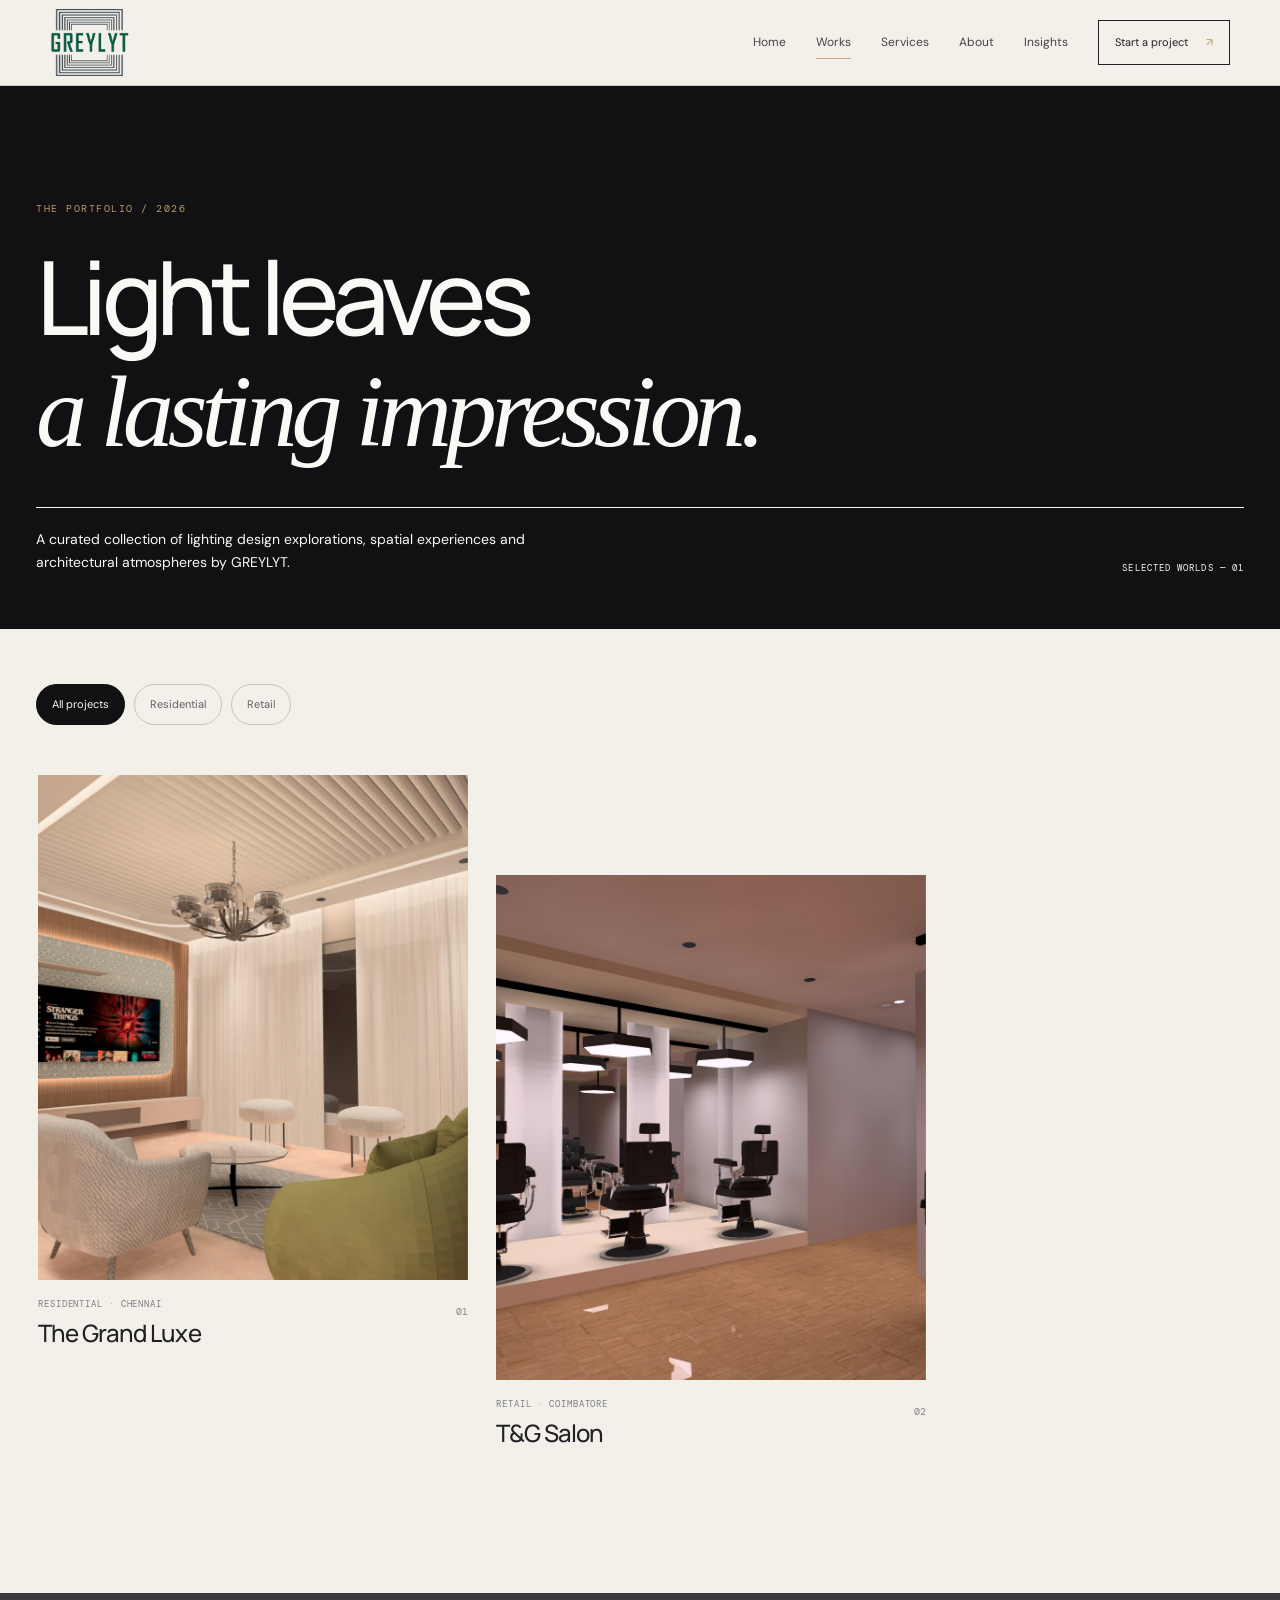
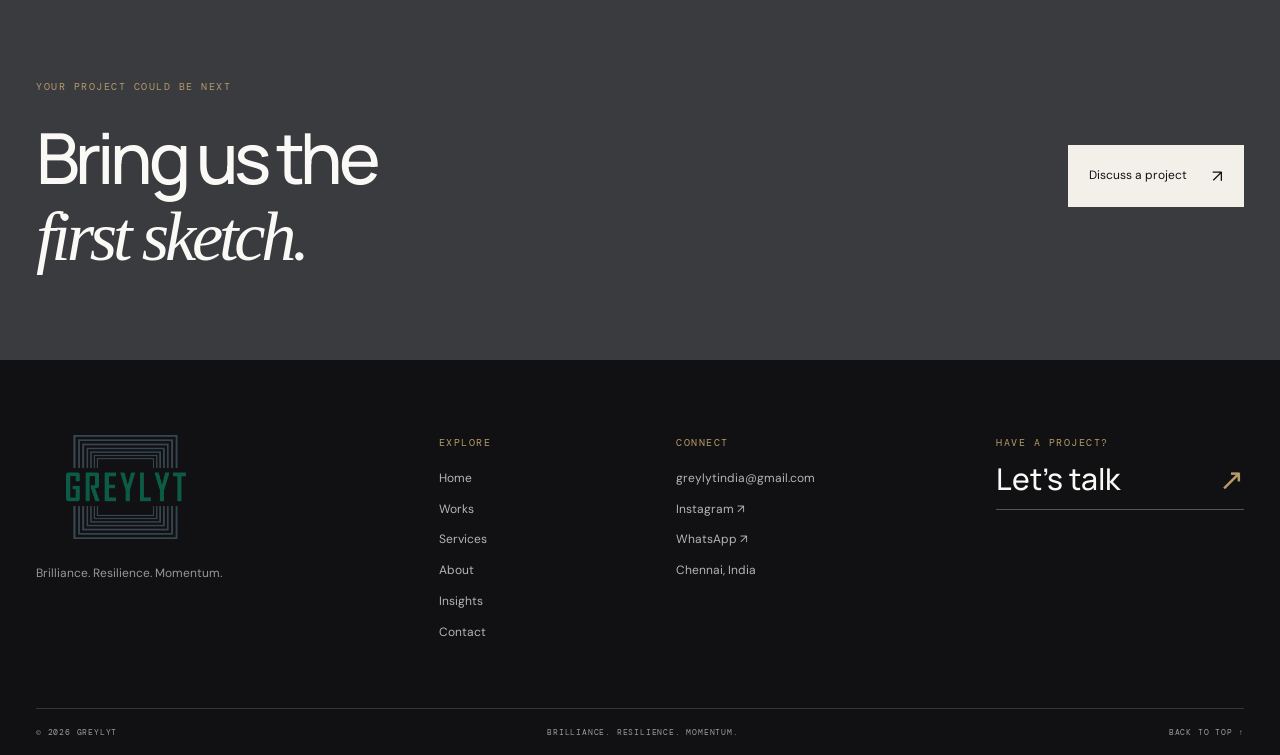
<file: works.html>
<!doctype html>
<html lang="en">
 <head>
  <meta charset="utf-8"/>
  <meta content="width=device-width, initial-scale=1" name="viewport"/>
  <meta content="Explore sample architectural lighting projects and concepts by GREYLYT." name="description"/>
  <title>
   Selected Work &mdash; GREYLYT
  </title>
  <link href="assets/favicon.svg" rel="icon" type="image/svg+xml"/>
  <link href="css/styles.css" rel="stylesheet"/>
  <script defer="" src="js/data.js">
  </script>
  <script defer="" src="js/main.js">
  </script>
 </head>
 <body data-page="works">
  <div id="site-header">
  </div>
  <main>
   <section class="page-hero page-hero-dark">
    <div class="wrap">
     <p class="eyebrow reveal">
      THE PORTFOLIO / 2026
     </p>
     <h1 class="display reveal">
      Light leaves
      <br/>
      <em>
       a lasting impression.
      </em>
     </h1>
     <div class="page-hero-bottom reveal">
      <p>
        A curated collection of lighting design explorations, spatial experiences and architectural atmospheres by GREYLYT.
      </p>
      <span>
       SELECTED WORLDS &mdash; 01
      </span>
     </div>
    </div>
   </section>
   <section class="portfolio-section section-pad">
    <div class="wrap">
     <div aria-label="Filter projects" class="filter-bar" id="project-filters">
     </div>
     <div class="project-grid portfolio-grid" id="all-projects">
     </div>	
    </div>
   </section>
   <section class="cta-band">
    <div class="wrap cta-inner">
     <div>
      <p class="eyebrow">
       YOUR PROJECT COULD BE NEXT
      </p>
      <h2 class="display">
       Bring us the
       <br/>
       <em>
        first sketch.
       </em>
      </h2>
     </div>
     <a class="button button-light" href="contact.html">
      Discuss a project
      <span>
       &nearrow;
      </span>
     </a>
    </div>
   </section>
  </main>
  <div id="site-footer">
  </div>
 </body>
</html>
</file>
<file: css/styles.css>
@import url('https://fonts.googleapis.com/css2?family=DM+Mono:wght@400;500&family=DM+Sans:wght@400;500;600;700&family=Manrope:wght@400;500;600;700&display=swap');

/* =========================================================
   GREYLYT DESIGN TOKENS
   Edit the variables below to update the visual identity.
   ========================================================= */
:root {
  --obsidian: #111113;
  --charcoal: #202124;
  --graphite: #393b3f;
  --grey: #777a80;
  --mist: #d5d5d2;
  --ivory: #f3f0e9;
  --white: #faf9f6;
  --gold: #b79a6a;
  --line: rgba(32,33,36,.17);
  --serif: Georgia,'Times New Roman',serif;
  --sans: 'DM Sans',Arial,sans-serif;
  --display: 'Manrope',Arial,sans-serif;
  --mono: 'DM Mono',monospace;
  --wrap: 1240px;
}

* {
  box-sizing: border-box;
}

/* BASE / GLOBAL STYLES */
html {
  scroll-behavior: smooth;
  scroll-padding-top: 90px;
}

body {
  margin: 0;
  background: var(--ivory);
  color: var(--charcoal);
  font-family: var(--sans);
  font-size: 15px;
  line-height: 1.65;
  -webkit-font-smoothing: antialiased;
}

body.menu-open {
  overflow: hidden;
}

img {
  display: block;
  width: 100%;
  height: 100%;
  object-fit: cover;
}

a {
  color: inherit;
  text-decoration: none;
}

button,input,textarea,select {
  font: inherit;
}

button,a {
  -webkit-tap-highlight-color: transparent;
}

button:focus-visible,a:focus-visible,input:focus-visible,textarea:focus-visible,select:focus-visible {
  outline: 2px solid var(--gold);
  outline-offset: 4px;
}

.wrap {
  width: min(var(--wrap),calc(100% - 72px));
  margin-inline: auto;
}

.section-pad {
  padding: 116px 0;
}

.eyebrow {
  font: 10px/1.5 var(--mono);
  letter-spacing: .15em;
  text-transform: uppercase;
  margin: 0 0 25px;
  color: var(--grey);
}

.display {
  font: 500 clamp(2.5rem,5.1vw,5.35rem)/1.08 var(--display);
  letter-spacing: -.065em;
  margin: 0;
}

.display em {
  font-family: var(--serif);
  font-weight: 400;
  letter-spacing: -.06em;
}

.display span {
  color: #85868a;
}

.small-display {
  font-size: clamp(2.2rem,4vw,4rem);
}

.muted {
  color: #73757a;
  max-width: 380px;
}

/* NAVIGATION AND SITE CHROME */
.site-header {
  height: 86px;
  position: absolute;
  z-index: 20;
  inset: 0 0 auto;
  border-bottom: 1px solid rgba(255,255,255,.19);
  color: var(--white);
}

body:not([data-page=home]):not([data-page=about]):not([data-page=project]):not([data-page=article]) .site-header {
  position: relative;
  background: var(--ivory);
  color: var(--charcoal);
  border-color: var(--line);
}

body[data-page=contact] .site-header,body[data-page=success] .site-header {
  background: var(--ivory);
  color: var(--charcoal);
  position: relative;
  border-color: var(--line);
}

.header-inner {
  height: 100%;
  display: flex;
  align-items: center;
  justify-content: space-between;
}

.wordmark {
  display: inline-flex;
  align-items: baseline;
  position: relative;
  font: 700 24px/1 var(--display);
  letter-spacing: .09em;
}

.header-logo {
    display: block;
    width: 80px;
    height: auto;
    object-fit: contain;
}

.wordmark-dot {
  color: var(--gold);
}

.wordmark small {
  font: 8px var(--mono);
  letter-spacing: .16em;
  margin-left: 10px;
  color: currentColor;
  opacity: .68;
}

.main-nav {
  display: flex;
  align-items: center;
  gap: 30px;
  font-size: 12px;
}

.main-nav>a:not(.nav-cta) {
  opacity: .82;
  position: relative;
}

.main-nav>a:not(.nav-cta):after {
  content: '';
  height: 1px;
  position: absolute;
  left: 0;
  right: 100%;
  bottom: -7px;
  background: var(--gold);
  transition: right .3s;
}

.main-nav>a:hover:after,.main-nav>a.active:after {
  right: 0;
}

.nav-cta {
  padding: 12px 16px;
  border: 1px solid currentColor;
  font-size: 11px;
  transition: background .25s,color .25s;
}

.nav-cta:hover {
  background: var(--ivory);
  color: var(--obsidian);
}

.nav-cta span {
  margin-left: 15px;
  color: var(--gold);
}

.menu-toggle {
  display: none;
  background: none;
  border: 0;
  color: inherit;
}

/* HERO SECTIONS */
.hero {
  min-height: 790px;
  height: min(100svh,950px);
  position: relative;
  background: var(--obsidian);
  color: var(--white);
  display: flex;
  align-items: center;
  overflow: hidden;
}

.hero-image,.hero-shade {
  position: absolute;
  inset: 0;
}


.hero-image {
  background: url('../assets/bg.jpg') center 52% / cover no-repeat;
  filter: saturate(1.18) contrast(1.08) brightness(1.04);
  transform: scale(1.025);
  animation: hero-settle 1.8s ease-out both;
}



.hero-shade {
  background:
    linear-gradient(
      90deg,
      rgba(10, 10, 11, 0.65) 0%,
      rgba(10, 10, 11, 0.35) 42%,
      rgba(10, 10, 11, 0.05) 100%
    ),
    linear-gradient(
      0deg,
      rgba(10, 10, 11, 0.22),
      transparent 70%
    );
}

.hero-content {
  position: relative;
  padding-top: 70px;
  z-index: 1;
}

.hero .eyebrow {
  color: #d1c9bb;
}

.hero h1 {
  font-size: clamp(4.3rem,9.4vw,9.4rem);
  line-height: .98;
  max-width: 950px;
}

.hero-copy {
  max-width: 480px;
  color: rgba(250,249,246,.8);
  font-size: 16px;
  margin: 30px 0 32px;
}

.hero-actions {
  display: flex;
  align-items: center;
  gap: 28px;
}

.button {
  display: inline-flex;
  align-items: center;
  justify-content: space-between;
  gap: 25px;
  padding: 16px 20px;
  font-size: 12px;
  min-height: 52px;
  border: 1px solid transparent;
  transition: transform .25s,background .25s,color .25s,border-color .25s;
  cursor: pointer;
}

.button:hover {
  transform: translateY(-3px);
}

.button span {
  font-size: 17px;
}

.button-light {
  background: var(--ivory);
  color: var(--obsidian);
}

.button-light:hover {
  background: var(--gold);
}

.button-dark {
  background: var(--obsidian);
  color: var(--white);
}

.button-dark:hover {
  background: var(--graphite);
}

.text-link {
  display: inline-flex;
  gap: 18px;
  align-items: center;
  border-bottom: 1px solid currentColor;
  padding: 0 0 7px;
  font-size: 12px;
}

.text-link span {
  color: var(--gold);
  font-size: 16px;
  transition: transform .2s;
}

.text-link:hover span {
  transform: translate(3px,-2px);
}

.light-link {
  color: var(--white);
}

.hero-bottom {
  position: absolute;
  bottom: 28px;
  left: 50%;
  transform: translateX(-50%);
  display: flex;
  justify-content: space-between;
  font: 9px var(--mono);
  letter-spacing: .13em;
  color: rgba(255,255,255,.72);
}

.scroll-cue span {
  margin-left: 12px;
  color: var(--gold);
}

.hero-index {
  position: absolute;
  right: 36px;
  top: 50%;
  font: 10px var(--mono);
  writing-mode: vertical-rl;
  letter-spacing: .1em;
}

.hero-index span {
  color: var(--gold);
  padding: 10px 0;
}

.intro-grid {
  display: grid;
  grid-template-columns: 1fr 2fr;
  gap: 8%;
}

.intro-grid>.eyebrow {
  padding-top: 12px;
}

.intro-bottom {
  display: flex;
  align-items: center;
  justify-content: space-between;
  gap: 40px;
  margin-top: 38px;
}

.intro-bottom p {
  max-width: 570px;
  color: #66686d;
  margin: 0;
}

.circle-link {
  border: 1px solid #a4a4a1;
  border-radius: 50%;
  width: 56px;
  height: 56px;
  display: grid;
  place-items: center;
  flex: 0 0 auto;
  font-size: 21px;
  transition: background .2s,color .2s;
}

.circle-link:hover {
  background: var(--obsidian);
  color: var(--white);
}

.dark-section {
  background: var(--obsidian);
  color: var(--white);
}

.section-head {
  display: flex;
  justify-content: space-between;
  align-items: flex-end;
  gap: 40px;
  margin-bottom: 48px;
}

.section-head .eyebrow {
  color: var(--gold);
}

.section-head .display {
  font-size: clamp(2.5rem,5vw,4.6rem);
}

.section-head>.text-link {
  margin-bottom: 10px;
}

/* PROJECT CARDS AND PORTFOLIO RAILS */
.project-grid {
  display: grid;
  grid-template-columns: repeat(2,minmax(0,1fr));
  gap: 58px 24px;
}

.project-card {
  min-width: 0;
  display: block;
}

.project-card:nth-child(2n) {
  margin-top: 90px;
}

.project-image {
  position: relative;
  overflow: hidden;
  background: #c5c2bc;
  aspect-ratio: 1.24;
}

.project-card-tall .project-image {
  aspect-ratio: .91;
}

.project-image img,.article-image img,.service-detail-image img {
  transition: transform .8s cubic-bezier(.2,.7,.2,1);
  will-change: transform;
}

.project-card:hover .project-image img,.article-card:hover .article-image img {
  transform: scale(1.045);
}

.image-arrow {
  position: absolute;
  right: 16px;
  top: 16px;
  width: 38px;
  height: 38px;
  display: grid;
  place-items: center;
  background: var(--ivory);
  color: var(--obsidian);
  border-radius: 50%;
  font-size: 18px;
  opacity: 0;
  transform: translate(-5px,5px);
  transition: opacity .25s,transform .25s;
}

.project-card:hover .image-arrow,.article-card:hover .image-arrow {
  opacity: 1;
  transform: translate(0,0);
}

.sample-tag {
  position: absolute;
  left: 13px;
  top: 14px;
  padding: 6px 9px;
  background: rgba(17,17,19,.7);
  color: #fff;
  font: 8px var(--mono);
  letter-spacing: .1em;
}

.project-meta {
  display: flex;
  justify-content: space-between;
  gap: 15px;
  padding-top: 18px;
}

.project-category {
  font: 9px var(--mono);
  letter-spacing: .1em;
  text-transform: uppercase;
  color: #7b7d81;
  margin: 0 0 6px;
}

.project-category span {
  color: var(--gold);
}

.project-meta h3 {
  font: 500 24px var(--display);
  letter-spacing: -.04em;
  margin: 0;
}

.project-number {
  font: 10px var(--mono);
  color: #85868a;
  padding-top: 7px;
}

.service-layout {
  display: grid;
  grid-template-columns: .9fr 1.1fr;
  gap: 12%;
}

.service-sticky {
  align-self: start;
  position: sticky;
  top: 120px;
}

.service-sticky .muted {
  margin: 28px 0;
}

.service-list {
  border-top: 1px solid var(--line);
}

.service-row {
  display: grid;
  grid-template-columns: 36px 1fr 28px;
  gap: 20px;
  align-items: start;
  padding: 27px 0;
  border-bottom: 1px solid var(--line);
  transition: padding .25s;
}

.service-row:hover {
  padding-left: 10px;
}

.service-number {
  font: 10px var(--mono);
  color: var(--gold);
  padding-top: 5px;
}

.service-row h3 {
  font: 500 22px var(--display);
  letter-spacing: -.04em;
  margin: 0 0 7px;
}

.service-row p {
  color: #77797d;
  font-size: 13px;
  margin: 0;
  max-width: 420px;
}

.service-arrow {
  font-size: 19px;
  color: #8a8a86;
}

.manifesto {
  position: relative;
  min-height: 660px;
  background: var(--charcoal);
  color: var(--white);
  display: flex;
  align-items: center;
  overflow: hidden;
}

.manifesto-image {
  position: absolute;
  inset: 0;
  background: linear-gradient(90deg,rgba(17,17,19,.1),rgba(17,17,19,.75)),url('https://images.unsplash.com/photo-1600607687920-4e2a09cf159d?auto=format&fit=crop&w=2000&q=85') center/cover;
}

.manifesto-panel {
  position: relative;
  width: min(510px,calc(100% - 72px));
  margin-left: max(calc((100vw - var(--wrap))/2 + 48%),48%);
  padding: 45px 0;
}

.manifesto-panel .eyebrow {
  color: var(--gold);
}

.manifesto-panel p:not(.eyebrow) {
  color: #d0d0cd;
  max-width: 410px;
  margin: 25px 0 30px;
}

.process-section {
  background: #e7e4de;
}

.section-note {
  max-width: 320px;
  color: #77797d;
  font-size: 13px;
}

.process-line {
  display: grid;
  grid-template-columns: repeat(4,1fr);
  border-top: 1px solid #c6c3bc;
}

.process-step {
  padding: 25px 24px 0 0;
  position: relative;
}

.process-step:before {
  content: '';
  position: absolute;
  top: -4px;
  left: 0;
  width: 7px;
  height: 7px;
  background: var(--gold);
  border-radius: 50%;
}

.process-step>span {
  font: 10px var(--mono);
  color: var(--grey);
}

.process-step h3 {
  font: 500 24px var(--display);
  margin: 28px 0 10px;
}

.process-step p {
  font-size: 13px;
  color: #72747a;
  max-width: 210px;
}

.quote-wrap {
  max-width: 900px;
  text-align: center;
}

.quote-wrap .eyebrow {
  color: var(--gold);
}

.quote-mark {
  display: block;
  font: 100px/1 var(--serif);
  color: var(--gold);
  height: 68px;
}

.quote-wrap blockquote {
  font: 400 clamp(2rem,4.8vw,4.4rem)/1.2 var(--serif);
  letter-spacing: -.04em;
  margin: 0 auto 35px;
  max-width: 850px;
}

.quote-credit {
  font: 9px var(--mono);
  letter-spacing: .12em;
  color: #999b9e;
}

.quote-credit span {
  color: var(--gold);
  padding: 0 8px;
}

.cta-band {
  background: var(--graphite);
  color: var(--white);
  padding: 86px 0;
}

.cta-inner {
  display: flex;
  justify-content: space-between;
  align-items: center;
  gap: 40px;
}

.cta-inner .eyebrow {
  color: var(--gold);
}

.cta-inner .display {
  font-size: clamp(2.6rem,5.5vw,5rem);
}

.cta-inner .button {
  flex: 0 0 auto;
}

.site-footer {
  background: var(--obsidian);
  color: var(--white);
  padding: 75px 0 0;
}

.footer-main {
  display: grid;
  grid-template-columns: 1.3fr .7fr 1fr .9fr;
  gap: 45px;
  padding-bottom: 65px;
}

.footer-wordmark {
  font-size: 25px;
}


.footer-brand > .wordmark {
  display: block;
  width: 100%;
  margin: 0;
  padding: 0;
  text-align: left;
}

.footer-brand .header-logo {
  display: block;
  width: 125px;
  height: auto;
  margin: 0;
  object-fit: contain;
  object-position: left center;
}

.footer-brand p {
  font-size: 12px;
  color: #96979a;
  margin: 16px 0 0;
  padding: 0;
  text-align: left;
  line-height: 1.8;
}


/* Footer logo — GREYLYT */
.footer-brand > .wordmark {
  display: inline-flex;
  align-items: center;
  margin-bottom: 4px;
}

.footer-brand .header-logo {
  width: 125px;
  height: auto;
  object-fit: contain;
  object-position: left center;
}

.footer-brand p {
  margin-top: 16px;
  line-height: 1.8;
}

.footer-col {
  display: flex;
  flex-direction: column;
  align-items: flex-start;
  gap: 11px;
  font-size: 12px;
  color: #b5b5b3;
}

.footer-col .eyebrow,.footer-cta .eyebrow {
  color: var(--gold);
  margin-bottom: 8px;
}

.footer-col a:hover {
  color: var(--gold);
}

.footer-big-link {
  font: 500 30px var(--display);
  display: flex;
  justify-content: space-between;
  border-bottom: 1px solid #55565a;
  padding-bottom: 10px;
}

.footer-big-link span {
  color: var(--gold);
}

.footer-bottom {
  border-top: 1px solid #343538;
  padding: 18px 0;
  display: flex;
  justify-content: space-between;
  gap: 20px;
  font: 8px var(--mono);
  letter-spacing: .1em;
  color: #9b9c9f;
}

.footer-bottom a:hover {
  color: var(--gold);
}

.page-hero {
  padding: 115px 0 55px;
  min-height: 440px;
  display: flex;
  align-items: flex-end;
}

.page-hero-dark {
  background: var(--obsidian);
  color: var(--white);
}

.page-hero-ivory {
  background: #e5e2dc;
}

.page-hero .display {
  font-size: clamp(3.6rem,8vw,7.5rem);
  margin-bottom: 40px;
}

.page-hero .eyebrow {
  color: var(--gold);
}

.page-hero-bottom {
  display: flex;
  justify-content: space-between;
  align-items: flex-end;
  gap: 40px;
  border-top: 1px solid currentColor;
  padding-top: 20px;
  opacity: .9;
}

.page-hero-bottom p {
  max-width: 500px;
  font-size: 14px;
  margin: 0;
}

.page-hero-bottom span {
  font: 9px var(--mono);
  letter-spacing: .12em;
  white-space: nowrap;
}

.portfolio-section {
  padding-top: 55px;
}

.filter-bar {
  display: flex;
  gap: 9px;
  flex-wrap: wrap;
}

.filter-button {
  background: transparent;
  border: 1px solid #c6c4bf;
  padding: 10px 15px;
  border-radius: 30px;
  font-size: 11px;
  cursor: pointer;
  color: #5e6064;
  transition: background .2s,color .2s,border-color .2s;
}

.filter-button:hover,.filter-button.selected {
  background: var(--obsidian);
  color: var(--white);
  border-color: var(--obsidian);
}

.portfolio-section .filter-bar {
  margin-bottom: 42px;
}

.portfolio-grid {
  grid-template-columns: repeat(2,minmax(0,1fr));
  gap: 65px 28px;
}

.portfolio-grid .project-card:nth-child(2n) {
  margin-top: 100px;
}

.portfolio-note {
  font: 9px var(--mono);
  letter-spacing: .08em;
  color: #85868a;
  margin-top: 50px;
}

.empty-state {
  grid-column: 1/-1;
  padding: 65px 20px;
  text-align: center;
  background: #e8e5df;
}

.empty-state h3 {
  font: 500 28px var(--display);
}

.services-detail {
  padding-top: 65px;
}

.service-intro {
  display: grid;
  grid-template-columns: 1fr 2fr;
  margin-bottom: 55px;
  gap: 8%;
}

.service-intro .eyebrow {
  padding-top: 8px;
}

.services-expanded {
  border-top: 1px solid var(--line);
}

.service-detail-row {
  display: grid;
  grid-template-columns: 1fr 1fr;
  gap: 8%;
  padding: 40px 0;
  border-bottom: 1px solid var(--line);
  align-items: center;
}

.service-detail-row:nth-child(even) .service-detail-image {
  order: 2;
}

.service-detail-image {
  aspect-ratio: 1.3;
  overflow: hidden;
  background: #d3d0c9;
}

.service-detail-copy .eyebrow {
  color: var(--gold);
  margin-bottom: 15px;
}

.service-detail-copy h3 {
  font: 500 clamp(1.7rem,3vw,2.6rem)/1.15 var(--display);
  letter-spacing: -.05em;
  margin: 0 0 17px;
}

.service-detail-copy>p {
  color: #73757a;
  font-size: 14px;
}

.deliver-block {
  border-top: 1px solid var(--line);
  padding-top: 13px;
  margin-top: 19px;
}

.deliver-block span {
  font: 9px var(--mono);
  letter-spacing: .12em;
  color: #898a8c;
}

.deliver-block p {
  font-size: 12px;
  margin: 6px 0 0;
}

.technical-strip {
  background: #dfdcd6;
  padding: 80px 0;
}

.technical-grid {
  display: grid;
  grid-template-columns: 1fr 1fr;
  gap: 10%;
}

.technical-grid .eyebrow {
  color: var(--gold);
}

.tech-items {
  display: grid;
  grid-template-columns: 1fr 1fr;
  align-content: center;
}

.tech-items span {
  padding: 18px 0;
  border-bottom: 1px solid #c1beb8;
  font: 12px var(--mono);
  color: #595b60;
}

.about-hero {
  position: relative;
  min-height: 720px;
  display: flex;
  align-items: center;
  background: var(--obsidian);
  color: var(--white);
  overflow: hidden;
}

.about-hero-image {
  position: absolute;
  inset: 0;
  background: linear-gradient(90deg,rgba(17,17,19,.82),rgba(17,17,19,.1)),url('https://images.unsplash.com/photo-1600607687939-ce8a6c25118c?auto=format&fit=crop&w=2200&q=85') center/cover;
}

.about-hero-content {
  position: relative;
  padding-top: 60px;
}

.about-hero-content .eyebrow {
  color: var(--gold);
}

.about-hero h1 {
  font-size: clamp(4rem,9vw,8rem);
}

.about-hero-content>p:last-child {
  max-width: 430px;
  color: #d2d0ca;
  margin-top: 30px;
}

.philosophy-grid {
  display: grid;
  grid-template-columns: 1fr 2fr;
  gap: 8%;
}

.philosophy-grid .eyebrow {
  padding-top: 10px;
}

.body-large {
  font-size: 17px;
  max-width: 650px;
  color: #6d6f73;
  margin-top: 35px;
}

.brm-section {
  background: var(--obsidian);
  color: var(--white);
  padding: 95px 0;
}

.brm-grid {
  display: grid;
  grid-template-columns: repeat(3,1fr);
  gap: 30px;
}

.brm-item {
  border-top: 1px solid #55565a;
  padding-top: 20px;
}

.brm-item>span {
  font: 10px var(--mono);
  color: var(--gold);
}

.brm-item h2 {
  font: 500 clamp(1.5rem,3vw,2.6rem) var(--display);
  letter-spacing: -.05em;
  margin: 45px 0 16px;
}

.brm-item h2 span {
  color: var(--gold);
}

.brm-item p {
  max-width: 290px;
  color: #b1b1b0;
  font-size: 13px;
}

.about-image-section {
  padding: 0 36px;
  background: var(--ivory);
}

.about-image-large {
  height: 600px;
  background: url('https://images.unsplash.com/photo-1600210492486-724fe5c67fb0?auto=format&fit=crop&w=2000&q=85') center/cover;
}

.about-image-caption,.detail-image-caption {
  display: flex;
  justify-content: space-between;
  padding: 13px 0;
  font: 9px var(--mono);
  letter-spacing: .1em;
  color: #7c7e81;
}

.collaboration-section {
  background: #e7e4de;
}

.collab-grid {
  display: grid;
  grid-template-columns: 1fr 1fr;
  gap: 12%;
}

.collab-grid>div:last-child p {
  color: #66686d;
  margin: 0 0 20px;
}

.collab-grid .text-link {
  margin-top: 15px;
}

.insight-hero {
  min-height: 480px;
}

.journal-section {
  padding-top: 65px;
}

.journal-top {
  display: flex;
  align-items: center;
  justify-content: space-between;
  gap: 30px;
  margin-bottom: 45px;
}

.journal-top .eyebrow {
  margin: 0;
}

.article-grid {
  display: grid;
  grid-template-columns: repeat(3,minmax(0,1fr));
  gap: 48px 24px;
}

.article-card {
  min-width: 0;
}

.article-image {
  position: relative;
  aspect-ratio: 1.16;
  overflow: hidden;
  background: #d4d1ca;
}

.article-meta {
  display: flex;
  justify-content: space-between;
  gap: 10px;
  font: 9px var(--mono);
  text-transform: uppercase;
  letter-spacing: .08em;
  color: #898a8d;
  margin-top: 18px;
}

.article-card h2 {
  font: 500 24px/1.2 var(--display);
  letter-spacing: -.04em;
  margin: 13px 0;
}

.article-card>p {
  font-size: 13px;
  color: #717379;
  margin: 0 0 15px;
}

.article-date {
  font: 9px var(--mono);
  color: #888a8e;
}

.contact-hero {
  padding: 95px 0 110px;
  background: var(--ivory);
}

.contact-hero-grid {
  display: grid;
  grid-template-columns: .8fr 1.2fr;
  gap: 10%;
  align-items: start;
}

.contact-hero h1 {
  font-size: clamp(3.6rem,7vw,6.8rem);
}

.contact-lead {
  max-width: 390px;
  color: #6d6f73;
  margin: 28px 0;
}

.contact-direct {
  display: flex;
  flex-direction: column;
  align-items: flex-start;
  gap: 12px;
  margin-top: 35px;
}

.contact-direct a {
  border-bottom: 1px solid #b8b6b0;
  padding-bottom: 7px;
  font-size: 13px;
}

.contact-direct span {
  color: var(--gold);
  margin-left: 20px;
}

.placeholder-note {
  font-size: 10px;
  color: #8a8b8d;
  margin-top: 28px;
  max-width: 330px;
}

.form-panel {
  background: #e7e4de;
  padding: 35px;
}

.form-panel>.eyebrow {
  color: var(--gold);
}

.form-row {
  display: grid;
  grid-template-columns: 1fr 1fr;
  gap: 16px;
}

.form-panel label {
  display: flex;
  flex-direction: column;
  gap: 7px;
  font-size: 11px;
  margin-bottom: 17px;
}

.form-panel input:not([type=checkbox]),.form-panel textarea,.form-panel select {
  width: 100%;
  background: transparent;
  border: 0;
  border-bottom: 1px solid #bcb9b2;
  padding: 11px 0;
  color: var(--charcoal);
  border-radius: 0;
  font-size: 12px;
  outline-offset: 2px;
}

.form-panel input::placeholder,.form-panel textarea::placeholder {
  color: #9b9b98;
}

.form-panel textarea {
  resize: vertical;
}

.form-panel select {
  appearance: auto;
}

.consent {
  display: flex !important;
  flex-direction: row !important;
  align-items: flex-start;
  gap: 10px !important;
  color: #73757a;
}

.consent input {
  margin-top: 5px;
  accent-color: var(--obsidian);
}

.form-submit {
  width: 100%;
  border: 0;
}

.form-footnote {
  font-size: 10px;
  color: #83858a;
  line-height: 1.5;
  margin: 15px 0 0;
}

.hidden-field {
  position: absolute;
  left: -5000px;
}

.collab-band {
  background: #dedbd4;
  padding: 75px 0;
}

.collab-band-inner .eyebrow {
  color: var(--gold);
}

.collab-band-inner .display {
  font-size: clamp(2.6rem,5vw,4.5rem);
  margin-bottom: 25px;
}

.success-page {
  min-height: 60vh;
  padding: 110px 0;
}

.success-page .display {
  margin: 20px 0;
}

.success-page p:not(.eyebrow) {
  max-width: 520px;
  color: #6d6f73;
  margin-bottom: 30px;
}

.detail-hero {
  height: 620px;
  position: relative;
  background: var(--obsidian);
  color: var(--white);
  overflow: hidden;
}

.detail-hero-img {
  position: absolute;
  inset: 0;
}

.detail-hero-shade {
  position: absolute;
  inset: 0;
  background: linear-gradient(90deg,rgba(17,17,19,.78),rgba(17,17,19,.08)),linear-gradient(0deg,rgba(17,17,19,.45),transparent 55%);
}

.detail-hero-content {
  position: relative;
  padding-top: 260px;
}

.detail-hero-content .eyebrow {
  color: var(--gold);
}

.detail-hero-content .display {
  font-size: clamp(3.4rem,7vw,7rem);
}

.detail-hero-content>p:last-child {
  max-width: 550px;
  color: #d0cfca;
}

.detail-overview-grid {
  display: grid;
  grid-template-columns: 1fr 2fr;
  gap: 8%;
}

.detail-overview-grid>.eyebrow {
  padding-top: 10px;
}

.detail-overview-grid .display {
  font-size: clamp(2.4rem,4vw,4rem);
}

.detail-overview-grid>div>p {
  max-width: 630px;
  color: #6f7176;
  margin: 25px 0 35px;
}

.detail-spec {
  display: grid;
  grid-template-columns: 150px 1fr;
  gap: 10px 20px;
  border-top: 1px solid var(--line);
  padding-top: 18px;
}

.detail-spec span {
  font: 9px var(--mono);
  color: #888a8e;
  letter-spacing: .08em;
}

.detail-spec strong {
  font-size: 12px;
  font-weight: 500;
}

.detail-image-section {
  padding: 0 36px;
}

.detail-wide-image {
  height: 580px;
}

.detail-layers-grid {
  display: grid;
  grid-template-columns: 1fr 1fr;
  gap: 10%;
}

.detail-layers-grid .eyebrow {
  color: var(--gold);
}

.detail-layers-grid ol {
  list-style: none;
  margin: 0;
  padding: 0;
  border-top: 1px solid var(--line);
  counter-reset: layer;
}

.detail-layers-grid li {
  counter-increment: layer;
  border-bottom: 1px solid var(--line);
  padding: 22px 0 22px 45px;
  position: relative;
  font-size: 14px;
}

.detail-layers-grid li:before {
  content: '0' counter(layer);
  position: absolute;
  left: 0;
  top: 24px;
  font: 10px var(--mono);
  color: var(--gold);
}

.detail-tech {
  display: grid;
  grid-template-columns: 1fr 1fr;
  gap: 10%;
}

.detail-tech .eyebrow {
  color: var(--gold);
}

.detail-tech>p:last-child {
  margin: 0;
  color: #626469;
}

.detail-next-row {
  display: flex;
  justify-content: space-between;
  align-items: center;
  gap: 25px;
  margin: 25px 0 35px;
}

.detail-next-row .display {
  font-size: clamp(2.6rem,5vw,4.6rem);
}

.article-detail-hero {
  padding: 100px 0 55px;
  background: #e7e4de;
}

.article-detail-hero .text-link {
  margin-bottom: 45px;
}

.article-detail-hero .eyebrow {
  color: var(--gold);
  margin-bottom: 15px;
}

.article-detail-hero .display {
  max-width: 900px;
  font-size: clamp(3rem,7vw,6.5rem);
}

.article-detail-excerpt {
  max-width: 650px;
  font-size: 17px;
  color: #686a6f;
  margin: 25px 0;
}

.article-detail-image {
  height: 500px;
  padding: 0 36px;
  background: var(--ivory);
}

.article-detail-image img {
  object-position: center 50%;
}

.article-body {
  max-width: 740px;
  margin: 0 auto;
  padding: 70px 28px 110px;
}

.article-body section {
  margin-bottom: 34px;
}

.article-body h2 {
  font: 500 27px var(--display);
  letter-spacing: -.04em;
  margin: 0 0 10px;
}

.article-body section p {
  color: #66686d;
  line-height: 1.9;
  margin: 0;
}

.article-disclaimer {
  background: #e5e2dc;
  padding: 20px;
  font-size: 12px;
  color: #686a6f;
  margin: 45px 0;
}

.article-body>.text-link {
  margin-top: 15px;
}

.reveal {
  opacity: 0;
  transform: translateY(18px);
  transition: opacity .7s ease,transform .7s cubic-bezier(.2,.7,.2,1);
}

.reveal.is-visible {
  opacity: 1;
  transform: translateY(0);
}

@keyframes hero-settle {
  from {
    transform: scale(1.07);
    filter: brightness(.8);
  }
  to {
    transform: scale(1.025);
    filter: brightness(1);
  }
}

@media (max-width:1000px) {
  .wrap {
    width: calc(100% - 48px);
  }
  .main-nav {
    gap: 18px;
  }
  .main-nav>a {
    font-size: 11px;
  }
  .wordmark small {
    display: none;
  }
  .hero {
    min-height: 720px;
  }
  .intro-grid,.philosophy-grid,.detail-overview-grid {
    grid-template-columns: .7fr 1.3fr;
    gap: 5%;
  }
  .service-layout {
    gap: 7%;
  }
  .manifesto-panel {
    margin-left: 45%;
  }
  .footer-main {
    grid-template-columns: 1.2fr .7fr 1fr;
    gap: 35px;
  }
  .footer-cta {
    grid-column: 1/-1;
    max-width: 340px;
  }
  .article-grid {
    grid-template-columns: repeat(2,minmax(0,1fr));
  }
  .contact-hero-grid {
    gap: 5%;
  }
  .form-panel {
    padding: 25px;
  }
  .page-hero .display {
    font-size: clamp(3.5rem,7vw,6rem);
  }
}

@media (max-width:720px) {
  .wrap {
    width: calc(100% - 40px);
  }
  .section-pad {
    padding: 76px 0;
  }
  .site-header {
    height: 72px;
  }
  .header-inner {
    width: calc(100% - 36px);
  }
  .wordmark {
    font-size: 21px;
  }
  .wordmark small {
    display: inline;
    font-size: 7px;
  }


.header-logo {
  display: block;
  width: 220px;
  height: auto;
  max-height: 60px;
  object-fit: contain;
}

  .menu-toggle {
    display: flex;
    flex-direction: column;
    gap: 6px;
    padding: 12px;
    z-index: 25;
  }
  .menu-toggle span {
    width: 23px;
    height: 1px;
    background: currentColor;
    transition: transform .2s;
  }
  .menu-toggle[aria-expanded=true] span:first-child {
    transform: translateY(3.5px) rotate(45deg);
  }
  .menu-toggle[aria-expanded=true] span:last-child {
    transform: translateY(-3.5px) rotate(-45deg);
  }
  .main-nav {
    position: fixed;
    inset: 0;
    background: var(--obsidian);
    color: var(--white);
    display: flex;
    flex-direction: column;
    align-items: flex-start;
    justify-content: center;
    padding: 80px 30px;
    gap: 20px;
    transform: translateX(100%);
    visibility: hidden;
    transition: transform .3s,visibility .3s;
  }
  .main-nav.open {
    transform: translateX(0);
    visibility: visible;
  }
  .main-nav>a:not(.nav-cta) {
    font: 500 32px var(--display);
    letter-spacing: -.04em;
  }
  .nav-cta {
    margin-top: 15px;
  }
  .hero {
    min-height: 740px;
    height: 100svh;
    max-height: 900px;
  }
  .hero-image {
    background-position: 58% center;
  }
  .hero-shade {
    background: linear-gradient(90deg,rgba(10,10,11,.78),rgba(10,10,11,.25)),linear-gradient(0deg,rgba(10,10,11,.5),transparent 45%);
  }
  .hero-content {
    padding-top: 60px;
  }
  .hero h1 {
    font-size: clamp(3.7rem,15vw,6.5rem);
  }
  .hero-copy {
    font-size: 14px;
    max-width: 370px;
  }
  .hero-actions {
    align-items: flex-start;
    flex-direction: column;
    gap: 22px;
  }
  .hero-bottom {
    width: calc(100% - 40px);
    font-size: 7px;
    bottom: 20px;
  }
  .hero-bottom>span {
    max-width: 130px;
  }
  .hero-index {
    right: 14px;
  }
  .display {
    font-size: clamp(2.7rem,11vw,4.4rem);
  }
  .intro-grid,.philosophy-grid,.detail-overview-grid {
    grid-template-columns: 1fr;
    gap: 20px;
  }
  .intro-grid>.eyebrow,.philosophy-grid .eyebrow,.detail-overview-grid>.eyebrow {
    margin-bottom: 0;
  }
  .intro-bottom {
    margin-top: 25px;
    gap: 20px;
    align-items: flex-end;
  }
  .intro-bottom p {
    font-size: 14px;
  }
  .circle-link {
    width: 46px;
    height: 46px;
  }
  .section-head {
    align-items: flex-start;
    flex-direction: column;
    gap: 22px;
    margin-bottom: 30px;
  }
  .section-head .display {
    font-size: clamp(2.5rem,10vw,4rem);
  }
  .project-grid,.portfolio-grid {
    grid-template-columns: 1fr;
    gap: 36px;
  }
  .project-card:nth-child(2n),.portfolio-grid .project-card:nth-child(2n) {
    margin-top: 0;
  }
  .project-image,.project-card-tall .project-image {
    aspect-ratio: 1.08;
  }
  .project-meta h3 {
    font-size: 22px;
  }
  .service-layout {
    grid-template-columns: 1fr;
    gap: 35px;
  }
  .service-sticky {
    position: static;
  }
  .service-sticky .muted {
    margin: 20px 0;
  }
  .service-row {
    grid-template-columns: 28px 1fr 20px;
    gap: 12px;
    padding: 22px 0;
  }
  .service-row h3 {
    font-size: 20px;
  }
  .manifesto {
    min-height: 620px;
    align-items: flex-end;
  }
  .manifesto-image {
    background-position: 58% center;
  }
  .manifesto-panel {
    width: calc(100% - 40px);
    margin: 0 auto;
    padding: 45px 0 65px;
  }
  .manifesto-panel .display {
    font-size: 3.4rem;
  }
  .process-line {
    grid-template-columns: 1fr 1fr;
    gap: 28px 20px;
  }
  .process-step {
    padding-right: 5px;
  }
  .process-step h3 {
    margin-top: 20px;
  }
  .quote-wrap blockquote {
    font-size: 2.3rem;
  }
  .cta-band {
    padding: 65px 0;
  }
  .cta-inner {
    align-items: flex-start;
    flex-direction: column;
    gap: 30px;
  }
  .cta-inner .display {
    font-size: 3.5rem;
  }
  .footer-main {
    grid-template-columns: 1fr 1fr;
    gap: 35px 20px;
    padding-bottom: 45px;
  }
  .footer-brand {
    grid-column: 1/-1;
  }
  .footer-cta {
    grid-column: 1/-1;
  }
  .footer-bottom {
    flex-wrap: wrap;
    gap: 12px;
    font-size: 7px;
  }
  .page-hero {
    min-height: 410px;
    padding: 100px 0 38px;
  }
  .page-hero .display {
    font-size: clamp(3.1rem,13vw,5.5rem);
    margin-bottom: 28px;
  }
  .page-hero-bottom {
    align-items: flex-start;
    flex-direction: column;
    gap: 15px;
  }
  .page-hero-bottom p {
    font-size: 13px;
  }
  .portfolio-section {
    padding-top: 35px;
  }
  .portfolio-section .filter-bar {
    margin-bottom: 30px;
  }
  .filter-bar {
    gap: 7px;
  }
  .filter-button {
    font-size: 10px;
    padding: 8px 12px;
  }
  .portfolio-note {
    line-height: 1.7;
  }
  .service-intro {
    grid-template-columns: 1fr;
    gap: 15px;
    margin-bottom: 35px;
  }
  .service-detail-row {
    grid-template-columns: 1fr;
    gap: 25px;
    padding: 30px 0;
  }
  .service-detail-row:nth-child(even) .service-detail-image {
    order: 0;
  }
  .service-detail-image {
    aspect-ratio: 1.25;
  }
  .technical-strip {
    padding: 60px 0;
  }
  .technical-grid {
    grid-template-columns: 1fr;
    gap: 30px;
  }
  .tech-items {
    grid-template-columns: 1fr 1fr;
  }
  .about-hero {
    min-height: 680px;
  }
  .about-hero-image {
    background-position: 60% center;
  }
  .about-hero h1 {
    font-size: clamp(3.6rem,14vw,6rem);
  }
  .about-image-section {
    padding: 0 20px;
  }
  .about-image-large {
    height: 380px;
  }
  .about-image-caption,.detail-image-caption {
    font-size: 7px;
    gap: 15px;
  }
  .brm-section {
    padding: 65px 0;
  }
  .brm-grid {
    grid-template-columns: 1fr;
    gap: 30px;
  }
  .brm-item h2 {
    margin: 25px 0 10px;
    font-size: 2.3rem;
  }
  .collab-grid {
    grid-template-columns: 1fr;
    gap: 30px;
  }
  .journal-top {
    align-items: flex-start;
    flex-direction: column;
  }
  .article-grid {
    grid-template-columns: 1fr;
    gap: 35px;
  }
  .article-image {
    aspect-ratio: 1.22;
  }
  .contact-hero {
    padding: 70px 0;
  }
  .contact-hero-grid {
    grid-template-columns: 1fr;
    gap: 45px;
  }
  .contact-hero h1 {
    font-size: clamp(3.5rem,13vw,5.6rem);
  }
  .form-panel {
    padding: 24px 18px;
  }
  .form-row {
    grid-template-columns: 1fr;
    gap: 0;
  }
  .collab-band {
    padding: 60px 0;
  }
  .detail-hero {
    height: 590px;
  }
  .detail-hero-content {
    padding-top: 260px;
  }
  .detail-hero-content .display {
    font-size: clamp(3.4rem,13vw,5.4rem);
  }
  .detail-spec {
    grid-template-columns: 110px 1fr;
  }
  .detail-image-section {
    padding: 0 20px;
  }
  .detail-wide-image {
    height: 350px;
  }
  .detail-layers-grid {
    grid-template-columns: 1fr;
    gap: 30px;
  }
  .detail-tech {
    grid-template-columns: 1fr;
    gap: 15px;
  }
  .detail-next-row {
    align-items: flex-start;
    flex-direction: column;
  }
  .article-detail-hero {
    padding: 70px 0 40px;
  }
  .article-detail-hero .text-link {
    margin-bottom: 35px;
  }
  .article-detail-hero .display {
    font-size: clamp(2.8rem,11vw,4.5rem);
  }
  .article-detail-excerpt {
    font-size: 15px;
  }
  .article-detail-image {
    padding: 0 20px;
    height: 320px;
  }
  .article-body {
    padding: 55px 20px 75px;
  }
  .article-body h2 {
    font-size: 24px;
  }
  .success-page {
    padding: 75px 0;
  }
  .success-page .display {
    font-size: 3.7rem;
  }
}

@media (prefers-reduced-motion:reduce) {
  *,*::before,*::after {
    scroll-behavior: auto !important;
    animation-duration: .01ms !important;
    animation-iteration-count: 1 !important;
    transition-duration: .01ms !important;
  }
  .reveal {
    opacity: 1;
    transform: none;
  }
}

/* GREYLYT refinement: smooth cross-document transitions and horizontal project rails */

view-transition {
  navigation: auto
}

::view-transition-old(root) {
  animation: greylyt-page-out .22s ease both;
}

::view-transition-new(root) {
  animation: greylyt-page-in .42s cubic-bezier(.22,.7,.2,1) both;
}

@keyframes greylyt-page-out {
  to {
    opacity: .82;
    filter: blur(2px);
  }
}

@keyframes greylyt-page-in {
  from {
    opacity: .78;
    filter: blur(2px);
  }
  to {
    opacity: 1;
    filter: blur(0);
  }
}

@media (prefers-reduced-motion: reduce) {
  ::view-transition-old(root), ::view-transition-new(root) {
    animation: none;
  }
}

/* Reveal elements stay readable if JS/IntersectionObserver is delayed or unavailable. */

.reveal {
  opacity: 1;
  transform: none;
}

.reveal.is-visible {
  opacity: 1;
  transform: none;
}

/* Project rows scroll horizontally from left to right; users can swipe, trackpad or shift-scroll. */

.home-project-grid, .portfolio-grid {
  display: flex;
  gap: 28px;
  overflow-x: auto;
  overflow-y: hidden;
  padding: 8px 2px 28px;
  scroll-snap-type: x mandatory;
  scroll-padding-inline: 2px;
  overscroll-behavior-inline: contain;
  scrollbar-width: thin;
  scrollbar-color: var(--gold) rgba(213,213,210,.35);
}

.home-project-grid .project-card, .portfolio-grid .project-card {
  flex: 0 0 clamp(280px, 34vw, 430px);
  min-width: 0;
  scroll-snap-align: start;
  margin-top: 0;
}

.home-project-grid .project-image, .portfolio-grid .project-image, .home-project-grid .project-card-tall .project-image, .portfolio-grid .project-card-tall .project-image {
  aspect-ratio: 4 / 4.7;
}

.portfolio-grid .empty-state {
  flex: 1 0 100%;
}

.project-gallery-section {
  padding: 90px 0 110px;
  background: #e7e4de;
}

.project-gallery-heading {
  display: flex;
  justify-content: space-between;
  align-items: end;
  gap: 40px;
  margin-bottom: 38px;
}

.project-gallery-heading .eyebrow {
  color: var(--gold);
}

.project-gallery-heading .display {
  font-size: clamp(2.5rem, 4.5vw, 4.4rem);
}

.project-gallery-heading > p {
  max-width: 360px;
  color: #696b70;
  font-size: 13px;
}

.project-gallery-grid {
  display: grid;
  grid-template-columns: repeat(2, minmax(0, 1fr));
  gap: 24px;
}

.project-gallery-item {
  margin: 0;
  min-width: 0;
}

.project-gallery-item img {
  width: 100%;
  aspect-ratio: 1.35 / 1;
  object-fit: cover;
  background: #d5d5d2;
  transition: transform .7s cubic-bezier(.2,.7,.2,1), filter .7s;
}

.project-gallery-item {
  overflow: hidden;
}

.project-gallery-item:hover img {
  transform: scale(1.025);
  filter: saturate(.94);
}

.project-gallery-item figcaption {
  display: flex;
  justify-content: space-between;
  gap: 12px;
  padding: 12px 0 4px;
  color: #777a80;
  font: 9px var(--mono);
  letter-spacing: .1em;
}

@media (max-width: 720px) {
  .home-project-grid, .portfolio-grid {
    gap: 16px;
  }
  .home-project-grid .project-card, .portfolio-grid .project-card {
    flex-basis: 82vw;
  }
  .project-gallery-section {
    padding: 65px 0 75px;
  }
  .project-gallery-heading {
    align-items: flex-start;
    flex-direction: column;
    gap: 10px;
    margin-bottom: 25px;
  }
  .project-gallery-grid {
    grid-template-columns: 1fr;
    gap: 22px;
  }
  .project-gallery-item img {
    aspect-ratio: 1.2 / 1;
  }
}

/* GREYLYT seamless navigation + interactive project wheel */

body main {
  transition: opacity .28s ease,transform .35s cubic-bezier(.2,.7,.2,1);
}

body.page-leaving main {
  opacity: .35;
  transform: translateY(5px);
  pointer-events: none;
}

body.page-entering main {
  animation: greylyt-content-enter .42s cubic-bezier(.2,.7,.2,1) both;
}

@keyframes greylyt-content-enter {
  from {
    opacity: .35;
    transform: translateY(8px);
    filter: blur(2px);
  }
  to {
    opacity: 1;
    transform: translateY(0);
    filter: blur(0);
  }
}

.project-rail-shell {
  position: relative;
  min-width: 0;
}

.project-rail {
  display: flex !important;
  gap: clamp(16px,2.2vw,28px);
  overflow-x: auto;
  overflow-y: hidden;
  padding: 8px 2px 25px;
  scroll-snap-type: x proximity;
  scrollbar-width: none;
  overscroll-behavior-inline: contain;
  cursor: grab;
  touch-action: pan-y;
  user-select: none;
}

.project-rail::-webkit-scrollbar {
  display: none;
}

.project-rail.is-dragging {
  cursor: grabbing;
  scroll-snap-type: none;
  scroll-behavior: auto !important;
}

.project-rail .project-card {
  flex: 0 0 clamp(280px,34vw,430px) !important;
  min-width: 0;
  scroll-snap-align: start;
}

.project-rail .project-card img {
  pointer-events: none;
}

.rail-controls {
  display: flex;
  align-items: center;
  justify-content: space-between;
  gap: 20px;
  border-top: 1px solid rgba(213,213,210,.24);
  padding-top: 17px;
  margin-top: 2px;
  color: var(--mist);
}

.rail-hint {
  font: 9px var(--mono);
  letter-spacing: .14em;
}

.rail-buttons {
  display: flex;
  gap: 8px;
}

.rail-btn {
  width: 42px;
  height: 42px;
  border: 1px solid rgba(213,213,210,.42);
  border-radius: 50%;
  background: transparent;
  color: var(--white);
  font-size: 18px;
  line-height: 1;
  cursor: pointer;
  transition: background .25s,color .25s,border-color .25s,transform .25s;
}

.rail-btn:hover {
  background: var(--gold);
  border-color: var(--gold);
  color: var(--obsidian);
  transform: translateY(-2px);
}

.project-rail-shell:focus-within .rail-controls,.project-rail-shell:hover .rail-controls {
  border-color: rgba(183,154,106,.55);
}

.portfolio-grid .project-card .project-meta,.home-project-grid .project-card .project-meta {
  user-select: text;
}


/* GREYLYT footer logo */
.footer-logo img {
  display: block;
  width: 125px;
  height: auto;
  object-fit: contain;
  object-position: left center;
  margin: 0 0 28px;
}

@media (max-width:720px) {
  .project-rail .project-card {
    flex-basis: 82vw !important;
  }
  .rail-controls {
    padding-top: 13px;
  }
  .rail-btn {
    width: 38px;
    height: 38px;
  }
}

@media (prefers-reduced-motion:reduce) {
  body main,body.page-entering main {
    animation: none !important;
    transition: none !important;
  }
  .project-rail {
    scroll-behavior: auto !important;
  }
}

.portfolio-section .rail-controls {
  color: var(--grey);
  border-color: var(--line);
}

.portfolio-section .rail-btn {
  color: var(--charcoal);
  border-color: var(--line);
}

.portfolio-section .rail-btn:hover {
  color: var(--obsidian);
  border-color: var(--gold);
}


/* FIX: Align footer logo and tagline */
.footer-brand .header-logo {
  display: block;
  width: 125px;
  height: auto;
  margin-left: +28px;
  object-fit: contain;
}

.footer-brand p {
  margin-top: 16px;
  padding-left: 0;
  text-align: left;
}



/* GREYLYT — UNIFIED HEADER ALIGNMENT */

.site-header .header-inner.wrap {
    width: calc(100% - 100px);
    max-width: none;
    margin-left: auto;
    margin-right: auto;
}
/* GREYLYT — SMOOTH, BLINKLESS PAGE TRANSITION */

body.page-leaving main,
body.page-entering main {
  opacity: 1 !important;
  transform: none !important;
  filter: none !important;
  animation: none !important;
}

::view-transition-old(root) {
  animation: greylyt-smooth-out 0.22s ease both !important;
}

::view-transition-new(root) {
  animation: greylyt-smooth-in 0.38s ease both !important;
}

@keyframes greylyt-smooth-out {
  to {
    opacity: 0;
  }
}

@keyframes greylyt-smooth-in {
  from {
    opacity: 0;
  }
  to {
    opacity: 1;
  }
}
</file>
